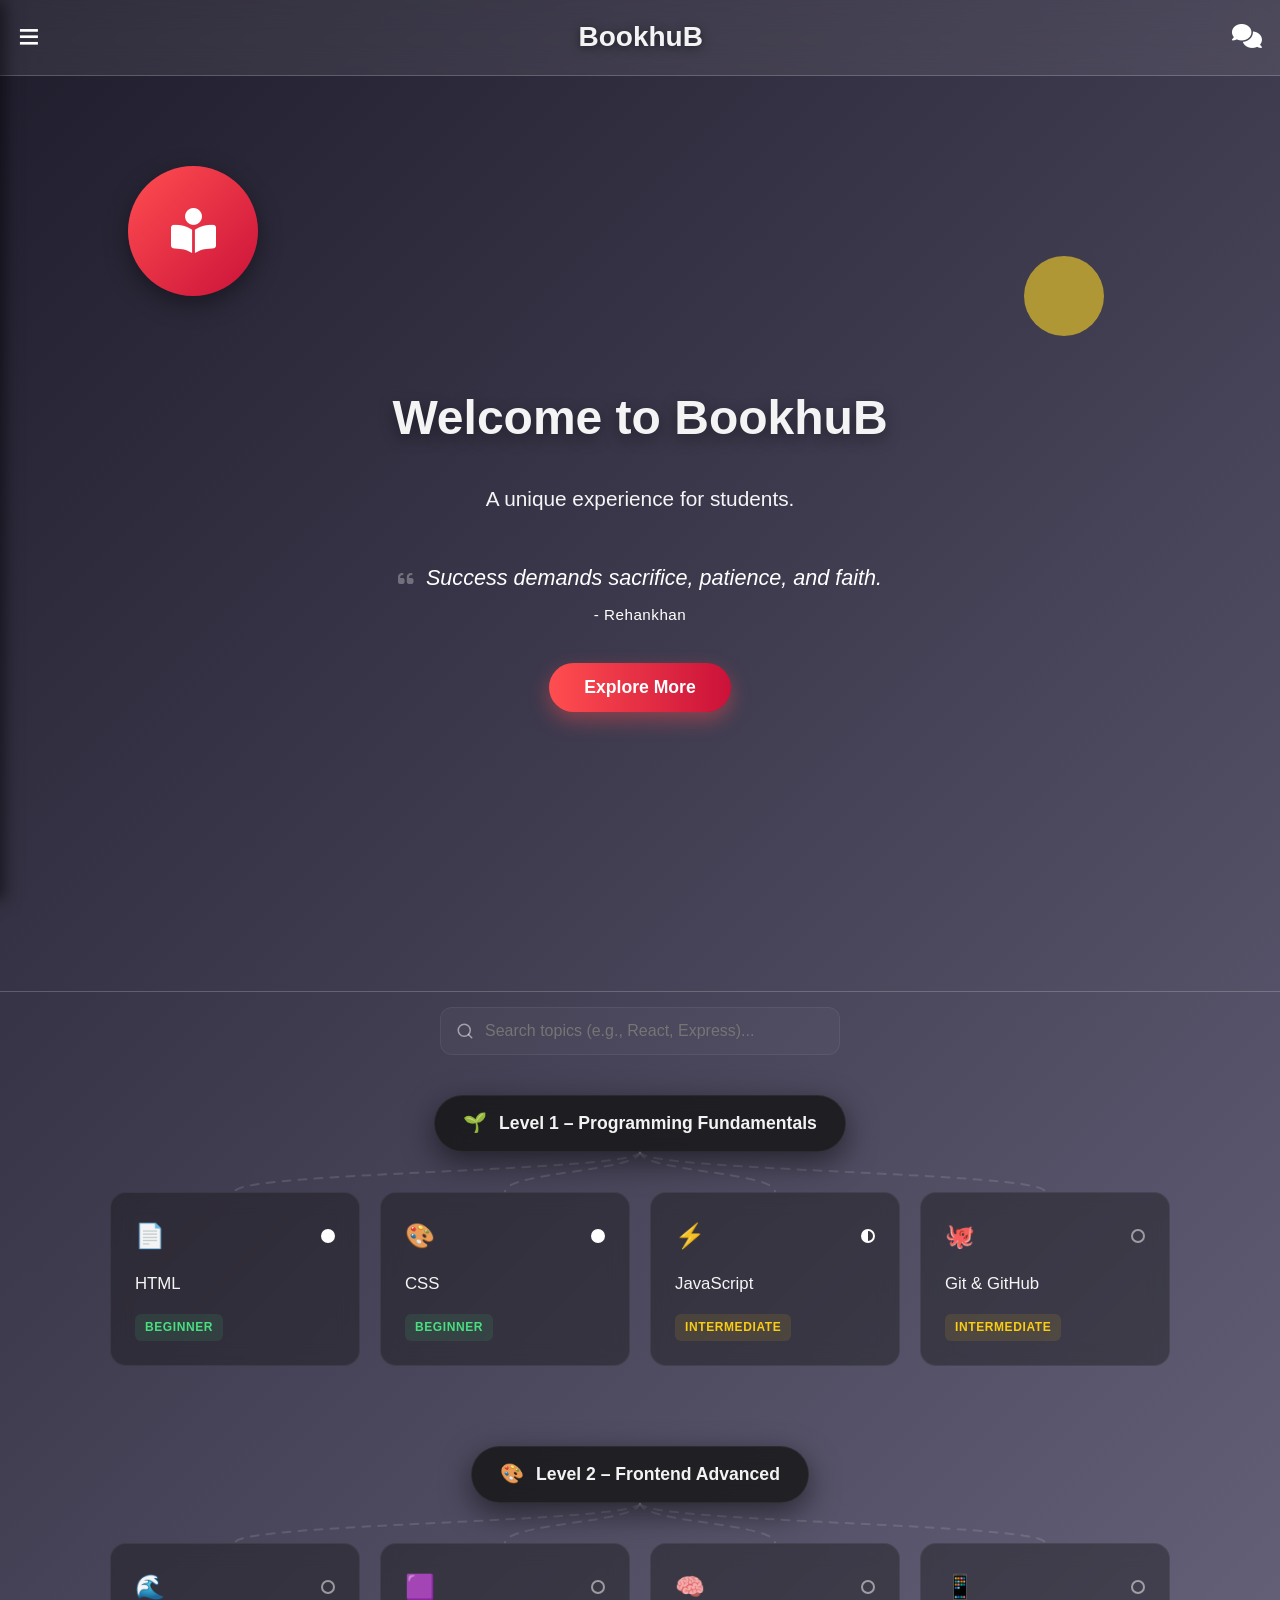
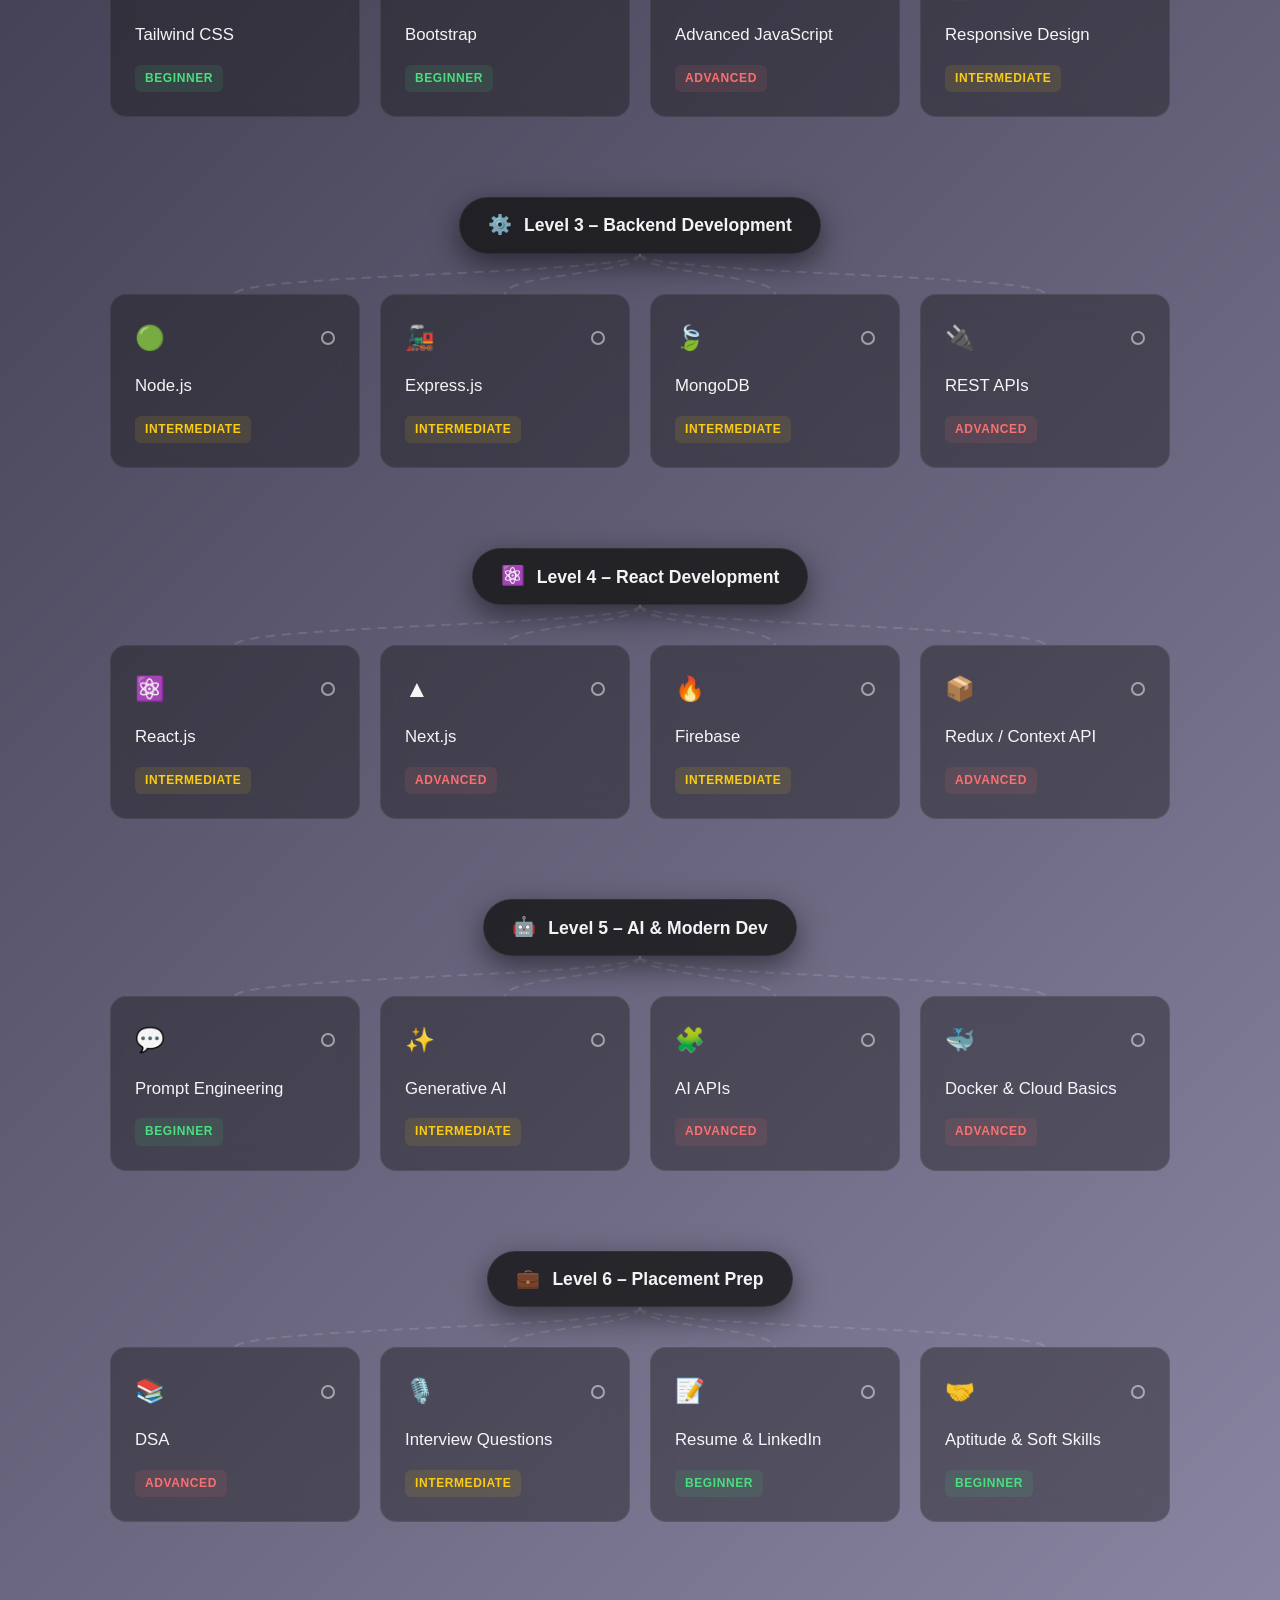
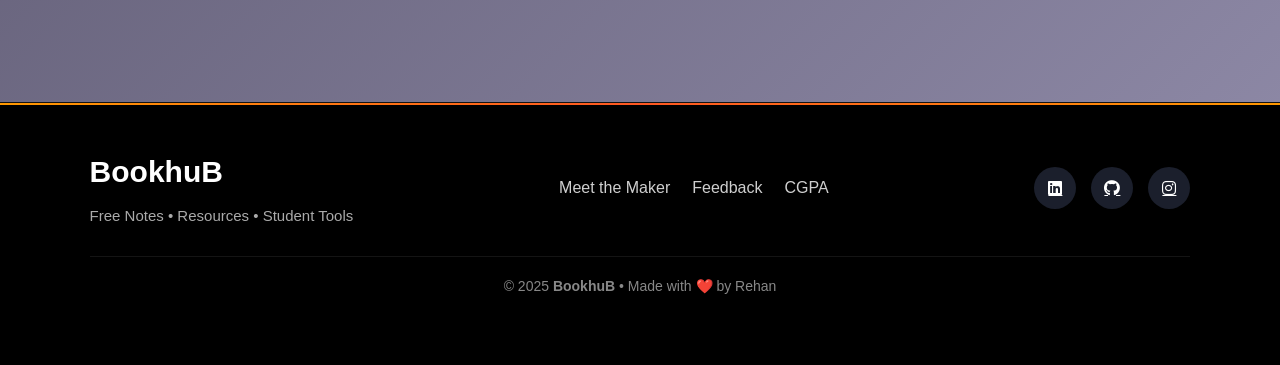
<file: index.html>
<!DOCTYPE html>
<html lang="en">
<head>
    <meta charset="UTF-8">

    <meta name="viewport" content="width=device-width, initial-scale=1.0">

    <title>BookhuB</title>

    <!-- PWA -->
    <link rel="manifest" href="manifest.json">
    <meta name="theme-color" content="#a29bfe">

    <!-- Favicon -->
    <link rel="icon" href="favicon_BB.jpeg" type="image/jpeg">

    <!-- CSS -->
    <link rel="stylesheet" href="https://cdnjs.cloudflare.com/ajax/libs/font-awesome/6.5.0/css/all.min.css">
    <link rel="stylesheet" href="style.css">
</head>
<script>
if ('serviceWorker' in navigator) {
  window.addEventListener('load', () => {
    navigator.serviceWorker
      .register('./sw.js')
      .catch(err => console.error('SW registration failed:', err));
  });
}
</script>

<body>

<header>
  <button id="menuBtn" aria-label="Open Menu">≡</button>
  <h2 class="note">BookhuB</h2>
  <div>
    
    <a href="feedback.html" class="hlink" data-tooltip="Feedback">
      <i class="fa-solid fa-comments"></i>
    </a>
  </div>
</header>

<div class="sidebar" id="sidebar">
  <button id="closeMenuBtn" class="close-menu" aria-label="Close Menu">
    <i class="fa-solid fa-xmark"></i>
  </button>

  

  <a href="cgpa.html">Calculation </a>
  <a href="know..html">Know More</a>
  <a href="feedback.html">Feedback</a>
</div>

<section class="header1">
  <div class="hero">
    <div class="ball red" id="redBall" data-msg="Unlock your academic potential with premium study materials.">
      <i class="fa-solid fa-book-open-reader animated-icon"></i>
      <div class="msg"></div>
    </div>
  </div>

  <div class="overlay" id="overlay"></div>
  <div class="close-hint">Click outside or press Esc to close</div>

  <div class="shape shape2"></div>

  <h2 class="w">Welcome to BookhuB</h2><br>
  <p class="hero-main-text">A unique experience for students.</p>
 <section class="quote-section">
                <div class="container">
                    <blockquote class="educational-quote">
                        <i class="fas fa-quote-left quote-inline-icon"></i> Success demands sacrifice, patience, and faith.
                        <cite>- Rehankhan</cite>
                    </blockquote>
                </div>
            </section>
  <div class="header-btns">
    <button class="cta-btn" onclick="document.getElementById('down').scrollIntoView({behavior:'smooth'})">
      Explore More
    </button>
    
  </div>
</section>

<hr>








<div id="down"></div>
<div class="search-container">
                <svg class="search-icon" viewBox="0 0 24 24" fill="none" stroke="currentColor" stroke-width="2" stroke-linecap="round" stroke-linejoin="round"><circle cx="11" cy="11" r="8"></circle><line x1="21" y1="21" x2="16.65" y2="16.65"></line></svg>
                <input type="text" id="roadmap-search" placeholder="Search topics (e.g., React, Express)...">
            </div>
    <main class="roadmap-container" id="roadmap-container">
        <!-- SVG Canvas for Dynamic Lines -->
        <svg id="connection-lines"></svg>

        <!-- Level 1 -->
        <section class="level" id="level-1">
            <div class="level-header">
                <div class="level-node">
                    <span class="level-icon">🌱</span>
                    <h2>Level 1 – Programming Fundamentals</h2>
                    <span class="chevron">▼</span>
                </div>
            </div>
            <div class="level-topics">
                <a href="./Notes/Programming Fundamentals/HTML(HW).pdf"
   download="HTML Notes.pdf"
   class="topic-card">
                    <div class="card-header">
                        <span class="topic-icon">📄</span>
                        <div class="status-indicator done"></div>
                    </div>
                    <h3 class="topic-title">HTML</h3>
                    <span class="badge beginner">Beginner</span>
                </a>
                 <a href="./Notes/Programming Fundamentals/CSS.pdf"download="HTML Notes.pdf"class="topic-card">
                    <div class="card-header">
                        <span class="topic-icon">🎨</span>
                        <div class="status-indicator done"></div>
                    </div>
                    <h3 class="topic-title">CSS</h3>
                    <span class="badge beginner">Beginner</span>
                </a>
                 <a href="./Notes/Programming Fundamentals/JavaScriptTutorial.pdf"download="HTML Notes.pdf"class="topic-card">
                    <div class="card-header">
                        <span class="topic-icon">⚡</span>
                        <div class="status-indicator progress"></div>
                    </div>
                    <h3 class="topic-title">JavaScript</h3>
                    <span class="badge intermediate">Intermediate</span>
                </a>
                 <a href="./Notes/Programming Fundamentals/Git and GitHub.pdf"download="HTML Notes.pdf"class="topic-card">
                    <div class="card-header">
                        <span class="topic-icon">🐙</span>
                        <div class="status-indicator todo"></div>
                    </div>
                    <h3 class="topic-title">Git & GitHub</h3>
                    <span class="badge intermediate">Intermediate</span>
                </a>
            </div>
        </section>

        <!-- Level 2 -->
        <section class="level" id="level-2">
            <div class="level-header">
                <div class="level-node">
                    <span class="level-icon">🎨</span>
                    <h2>Level 2 – Frontend Advanced</h2>
                    <span class="chevron">▼</span>
                </div>
            </div>
            <div class="level-topics">
                <a href="./Notes/Frontend Advanced/Frontend Advanced/tailwind-css.pdf"download="HTML Notes.pdf"class="topic-card">
                    <div class="card-header">
                        <span class="topic-icon">🌊</span>
                        <div class="status-indicator todo"></div>
                    </div>
                    <h3 class="topic-title">Tailwind CSS</h3>
                    <span class="badge beginner">Beginner</span>
                </a>
                <a href="./Notes/Frontend Advanced/Frontend Advanced/BootStrap-5.pdf"download="HTML Notes.pdf"class="topic-card">
                    <div class="card-header">
                        <span class="topic-icon">🟪</span>
                        <div class="status-indicator todo"></div>
                    </div>
                    <h3 class="topic-title">Bootstrap</h3>
                    <span class="badge beginner">Beginner</span>
                </a>
               <a href="./Notes/Frontend Advanced/Frontend Advanced/Advance Javascript.pdf"download="HTML Notes.pdf"class="topic-card">
                    <div class="card-header">
                        <span class="topic-icon">🧠</span>
                        <div class="status-indicator todo"></div>
                    </div>
                    <h3 class="topic-title">Advanced JavaScript</h3>
                    <span class="badge advanced">Advanced</span>
                </a>
                <a href="./Notes/Frontend Advanced/Frontend Advanced/Responsive.pdf"download="HTML Notes.pdf"class="topic-card">
                    <div class="card-header">
                        <span class="topic-icon">📱</span>
                        <div class="status-indicator todo"></div>
                    </div>
                    <h3 class="topic-title">Responsive Design</h3>
                    <span class="badge intermediate">Intermediate</span>
                </a>
            </div>
        </section>

        <!-- Level 3 -->
        <section class="level" id="level-3">
            <div class="level-header">
                <div class="level-node">
                    <span class="level-icon">⚙️</span>
                    <h2>Level 3 – Backend Development</h2>
                    <span class="chevron">▼</span>
                </div>
            </div>
            <div class="level-topics">
         <a href="./Notes/Backend Development/Backend Development/node js.pdf"download="HTML Notes.pdf"class="topic-card">
                    <div class="card-header">
                        <span class="topic-icon">🟢</span>
                        <div class="status-indicator todo"></div>
                    </div>
                    <h3 class="topic-title">Node.js</h3>
                    <span class="badge intermediate">Intermediate</span>
                </a>
                <a href="./Notes/Backend Development/Backend Development/express.pdf"download="HTML Notes.pdf"class="topic-card">
                    <div class="card-header">
                        <span class="topic-icon">🚂</span>
                        <div class="status-indicator todo"></div>
                    </div>
                    <h3 class="topic-title">Express.js</h3>
                    <span class="badge intermediate">Intermediate</span>
                </a>
                <a href="./Notes/Backend Development/Backend Development/MongoDB.pdf"download="HTML Notes.pdf"class="topic-card">
                    <div class="card-header">
                        <span class="topic-icon">🍃</span>
                        <div class="status-indicator todo"></div>
                    </div>
                    <h3 class="topic-title">MongoDB</h3>
                    <span class="badge intermediate">Intermediate</span>
                </a>
              <a href="./Notes/Backend Development/Backend Development/REST Basics.pdf"download="HTML Notes.pdf"class="topic-card">
                    <div class="card-header">
                        <span class="topic-icon">🔌</span>
                        <div class="status-indicator todo"></div>
                    </div>
                    <h3 class="topic-title">REST APIs</h3>
                    <span class="badge advanced">Advanced</span>
                </a>
            </div>
        </section>

        <!-- Level 4 -->
        <section class="level" id="level-4">
            <div class="level-header">
                <div class="level-node">
                    <span class="level-icon">⚛️</span>
                    <h2>Level 4 – React Development</h2>
                    <span class="chevron">▼</span>
                </div>
            </div>
            <div class="level-topics">
                 <a href="./Notes/React Development/React Development/ReactJS.pdf"download="HTML Notes.pdf"class="topic-card">
                    <div class="card-header">
                        <span class="topic-icon">⚛️</span>
                        <div class="status-indicator todo"></div>
                    </div>
                    <h3 class="topic-title">React.js</h3>
                    <span class="badge intermediate">Intermediate</span>
                </a>
                <a href="./Notes/React Development/React Development/nextjs.pdf"download="HTML Notes.pdf"class="topic-card">
                    <div class="card-header">
                        <span class="topic-icon">▲</span>
                        <div class="status-indicator todo"></div>
                    </div>
                    <h3 class="topic-title">Next.js</h3>
                    <span class="badge advanced">Advanced</span>
                </a>
                <a href="./Notes/React Development/React Development/Firebase.pdf"download="HTML Notes.pdf"class="topic-card">
                    <div class="card-header">
                        <span class="topic-icon">🔥</span>
                        <div class="status-indicator todo"></div>
                    </div>
                    <h3 class="topic-title">Firebase</h3>
                    <span class="badge intermediate">Intermediate</span>
                </a>
                <a href="./Notes/React Development/React Development/Redux_Context AP.pdf"download="HTML Notes.pdf"class="topic-card">
                    <div class="card-header">
                        <span class="topic-icon">📦</span>
                        <div class="status-indicator todo"></div>
                    </div>
                    <h3 class="topic-title">Redux / Context API</h3>
                    <span class="badge advanced">Advanced</span>
                </a>
            </div>
        </section>

        <!-- Level 5 -->
        <section class="level" id="level-5">
            <div class="level-header">
                <div class="level-node">
                    <span class="level-icon">🤖</span>
                    <h2>Level 5 – AI & Modern Dev</h2>
                    <span class="chevron">▼</span>
                </div>
            </div>
            <div class="level-topics">
                <a href="./Notes/AI & Modern Development/AI & Modern Development/PROMTING.pdf"download="HTML Notes.pdf"class="topic-card">
                    <div class="card-header">
                        <span class="topic-icon">💬</span>
                        <div class="status-indicator todo"></div>
                    </div>
                    <h3 class="topic-title">Prompt Engineering</h3>
                    <span class="badge beginner">Beginner</span>
                </a>
                <a href="./Notes/AI & Modern Development/AI & Modern Development/generative-ai.pdf"download="HTML Notes.pdf"class="topic-card">
                    <div class="card-header">
                        <span class="topic-icon">✨</span>
                        <div class="status-indicator todo"></div>
                    </div>
                    <h3 class="topic-title">Generative AI</h3>
                    <span class="badge intermediate">Intermediate</span>
                </a>
<a href="./Notes/AI & Modern Development/AI & Modern Development/ai-ready-apis.pdf"download="HTML Notes.pdf"class="topic-card">                    <div class="card-header">
                        <span class="topic-icon">🧩</span>
                        <div class="status-indicator todo"></div>
                    </div>
                    <h3 class="topic-title">AI APIs</h3>
                    <span class="badge advanced">Advanced</span>
                </a>
                <a href="./Notes/AI & Modern Development/AI & Modern Development/docker-tutorial.pdf"download="HTML Notes.pdf"class="topic-card">
                    <div class="card-header">
                        <span class="topic-icon">🐳</span>
                        <div class="status-indicator todo"></div>
                    </div>
                    <h3 class="topic-title">Docker & Cloud Basics</h3>
                    <span class="badge advanced">Advanced</span>
                </a>
            </div>
        </section>

        <!-- Level 6 -->
        <section class="level" id="level-6">
            <div class="level-header">
                <div class="level-node">
                    <span class="level-icon">💼</span>
                    <h2>Level 6 – Placement Prep</h2>
                    <span class="chevron">▼</span>
                </div>
            </div>
            <div class="level-topics">
                <a href="./Notes/Placement Preparation/Placement Preparation/50+ DSA.pdf"download="HTML Notes.pdf"class="topic-card">
                    <div class="card-header">
                        <span class="topic-icon">📚</span>
                        <div class="status-indicator todo"></div>
                    </div>
                    <h3 class="topic-title">DSA</h3>
                    <span class="badge advanced">Advanced</span>
                </a>
                <a href="./Notes/Placement Preparation/Placement Preparation/Interview-Questions-and-Answers.pdf"download="HTML Notes.pdf"class="topic-card">
                    <div class="card-header">
                        <span class="topic-icon">🎙️</span>
                        <div class="status-indicator todo"></div>
                    </div>
                    <h3 class="topic-title">Interview Questions</h3>
                    <span class="badge intermediate">Intermediate</span>
                </a>
                <a href="./Notes/Placement Preparation/Placement Preparation/resume-sample.pdf"download="HTML Notes.pdf"class="topic-card">
                    
                    <div class="card-header">
                        <span class="topic-icon">📝</span>
                        <div class="status-indicator todo"></div>
                    </div>
                    <h3 class="topic-title">Resume & LinkedIn</h3>
                    <span class="badge beginner">Beginner</span>
                </a>
              <a href="./Notes/Placement Preparation/Placement Preparation/softskills.pdf"download="HTML Notes.pdf"class="topic-card">
                    <div class="card-header">
                        <span class="topic-icon">🤝</span>
                        <div class="status-indicator todo"></div>
                    </div>
                    <h3 class="topic-title">Aptitude & Soft Skills</h3>
                    <span class="badge beginner">Beginner</span>
                </a>
            </div>
        </section>

    </main>












<footer class="footer">

    <div class="footer-container">

        <div class="footer-logo">
            <h2>BookhuB</h2>
            <p>Free Notes • Resources • Student Tools</p>
        </div>

        <div class="footer-links">
            <a href="./Meet-the-Maker.html">Meet the Maker</a>
            <a href="./feedback.html">Feedback</a>
        
            <a href="./cgpa.html">CGPA</a>
        </div>

        <div class="footer-social">
            <a href="https://www.linkedin.com/in/rehankhan-pathan-153113339?utm_source=share&utm_campaign=share_via&utm_content=profile&utm_medium=android_app"><i class="fab fa-linkedin"></i></a>
            <a href="https://github.com/Rehan947"><i class="fab fa-github"></i></a>
            <a href="https://www.instagram.com/iampathan.0?igsh=aXM2MGczbmh2MGJy"><i class="fab fa-instagram"></i></a>
            
            
        </div>

    </div>

    <div class="footer-bottom">
        © 2025 <b>BookhuB</b> • Made with ❤️ by Rehan
    </div>

</footer>

<button id="topBtn">
    <i class="fa-solid fa-arrow-up"></i>
</button>




<div class="run-bar">
  <p>Thank you for visiting. We appreciate your support.</p>
</div>

<script src="script.js"></script>
<script>
  document.addEventListener('DOMContentLoaded', () => {
    
    const svgCanvas = document.getElementById('connection-lines');
    const container = document.getElementById('roadmap-container');
    const levels = document.querySelectorAll('.level');
    const searchInput = document.getElementById('roadmap-search');

    // ==========================================
    // 1. Dynamic SVG Line Drawing
    // ==========================================
    function drawLines() {
        svgCanvas.innerHTML = ''; // Clear existing paths
        
        const containerRect = container.getBoundingClientRect();
        const isMobile = window.innerWidth <= 768;

        levels.forEach(level => {
            // Skip drawing inside collapsed items on mobile to save performance
            if (isMobile && level.classList.contains('collapsed')) return;

            const headerNode = level.querySelector('.level-node');
            const topics = level.querySelectorAll('.topic-card');
            const hRect = headerNode.getBoundingClientRect();

            // Calculate starting point (bottom center of level node on Desktop, bottom left on Mobile)
            const startX = isMobile 
                ? (hRect.left + 24) - containerRect.left 
                : (hRect.left + hRect.width / 2) - containerRect.left;
            
            const startY = hRect.bottom - containerRect.top;

            topics.forEach(topic => {
                const tRect = topic.getBoundingClientRect();
                
                // Calculate ending point (left center on Mobile, top center on Desktop)
                const endX = isMobile
                    ? tRect.left - containerRect.left
                    : (tRect.left + tRect.width / 2) - containerRect.left;
                
                const endY = isMobile
                    ? (tRect.top + tRect.height / 2) - containerRect.top
                    : tRect.top - containerRect.top;

                // Create curved Bezier Path
                const path = document.createElementNS('http://www.w3.org/2000/svg', 'path');
                let dPath = '';

                if (isMobile) {
                    // Mobile: 'L' shape curve from left indent
                    dPath = `M ${startX} ${startY} L ${startX} ${endY - 12} Q ${startX} ${endY} ${startX + 12} ${endY} L ${endX} ${endY}`;
                } else {
                    // Desktop: Smooth 'S' curve top-to-bottom
                    const cpY = startY + (endY - startY) * 0.5;
                    dPath = `M ${startX} ${startY} C ${startX} ${cpY}, ${endX} ${cpY}, ${endX} ${endY}`;
                }

                path.setAttribute('d', dPath);
                path.setAttribute('class', 'connector-line');
                svgCanvas.appendChild(path);
            });
        });
    }

    // High performance resize handling
    let resizeTimeout;
    window.addEventListener('resize', () => {
        cancelAnimationFrame(resizeTimeout);
        resizeTimeout = requestAnimationFrame(drawLines);
    });

    // ==========================================
    // 2. Mobile Accordion Logic
    // ==========================================
    levels.forEach(level => {
        // Default collapse on Mobile, Open on Desktop
        if (window.innerWidth <= 768) {
            level.classList.add('collapsed');
        }

        const header = level.querySelector('.level-node');
        header.addEventListener('click', () => {
            if (window.innerWidth <= 768) {
                level.classList.toggle('collapsed');
                
                // Animate lines smoothly during CSS transition
                let start = performance.now();
                requestAnimationFrame(function animatePath(time) {
                    drawLines();
                    if (time - start < 500) { // 500ms matches CSS transition
                        requestAnimationFrame(animatePath);
                    }
                });
            }
        });
    });

    // ==========================================
    // 3. Search & Filtering
    // ==========================================
    searchInput.addEventListener('input', (e) => {
        const query = e.target.value.toLowerCase().trim();
        
        document.querySelectorAll('.topic-card').forEach(card => {
            const title = card.querySelector('.topic-title').innerText.toLowerCase();
            if (title.includes(query) || query === '') {
                card.classList.remove('dimmed');
                if (query !== '') card.classList.add('highlight');
            } else {
                card.classList.add('dimmed');
                card.classList.remove('highlight');
            }
        });

        // Remove highlight border shortly after typing stops for a clean pulse effect
        clearTimeout(window.searchHighlightTimeout);
        window.searchHighlightTimeout = setTimeout(() => {
            document.querySelectorAll('.topic-card').forEach(c => c.classList.remove('highlight'));
        }, 800);
    });

    // ==========================================
    // 4. Premium Ripple Interaction
    // ==========================================
    document.querySelectorAll('.topic-card').forEach(card => {
        card.addEventListener('mousedown', function(e) {
            const rect = this.getBoundingClientRect();
            const x = e.clientX - rect.left;
            const y = e.clientY - rect.top;

            const ripple = document.createElement('span');
            ripple.classList.add('ripple');
            ripple.style.left = `${x}px`;
            ripple.style.top = `${y}px`;

            // Make ripple cover the whole card dynamically
            const diameter = Math.max(rect.width, rect.height);
            ripple.style.width = ripple.style.height = `${diameter}px`;
            ripple.style.marginLeft = ripple.style.marginTop = `${-diameter / 2}px`;

            this.appendChild(ripple);

            setTimeout(() => {
                ripple.remove();
            }, 600);
        });

        // Prevent default jump for placeholder links but maintain interaction
        card.addEventListener('click', (e) => {
            e.preventDefault();
            // In a real app, this would push state or use window.location
            console.log(`Navigating to: ${card.getAttribute('href')}`);
        });
    });

    // Initial render
    // Small delay to ensure CSS styles (fonts, grids) are fully applied before calculating SVG coordinates
    setTimeout(drawLines, 100); 
});

// ==========================================
// 4. Premium Ripple Interaction + PDF Download
// ==========================================
document.querySelectorAll('.topic-card').forEach(card => {

    // Ripple Effect
    card.addEventListener('mousedown', function (e) {
        const rect = this.getBoundingClientRect();
        const x = e.clientX - rect.left;
        const y = e.clientY - rect.top;

        const ripple = document.createElement('span');
        ripple.classList.add('ripple');

        ripple.style.left = `${x}px`;
        ripple.style.top = `${y}px`;

        const diameter = Math.max(rect.width, rect.height);
        ripple.style.width = `${diameter}px`;
        ripple.style.height = `${diameter}px`;
        ripple.style.marginLeft = `${-diameter / 2}px`;
        ripple.style.marginTop = `${-diameter / 2}px`;

        this.appendChild(ripple);

        setTimeout(() => ripple.remove(), 600);
    });

    // PDF Download / Normal Navigation
    card.addEventListener('click', function (e) {

        const href = this.getAttribute('href');

        // Agar PDF hai to download
        if (href && href.toLowerCase().endsWith('.pdf')) {

            e.preventDefault();

            const link = document.createElement('a');
            link.href = href;
            link.download = '';
            document.body.appendChild(link);
            link.click();
            document.body.removeChild(link);

        }

        // HTML ya dusra page hai to browser normal open karega
    });

});
</script>

<script>
    const topBtn = document.getElementById("topBtn");

window.addEventListener("scroll", () => {
    if(window.scrollY > 300){
        topBtn.classList.add("show");
    }else{
        topBtn.classList.remove("show");
    }
});

topBtn.onclick = () =>{
    window.scrollTo({
        top:0,
        behavior:"smooth"
    });
};
</script>
     
    <script>
if ("serviceWorker" in navigator) {
  window.addEventListener("load", () => {
    navigator.serviceWorker.register("./SW.js")
      .then(reg => console.log("Service Worker Registered"))
      .catch(err => console.log(err));
  });
}
</script>


</body>
</html>
</file>
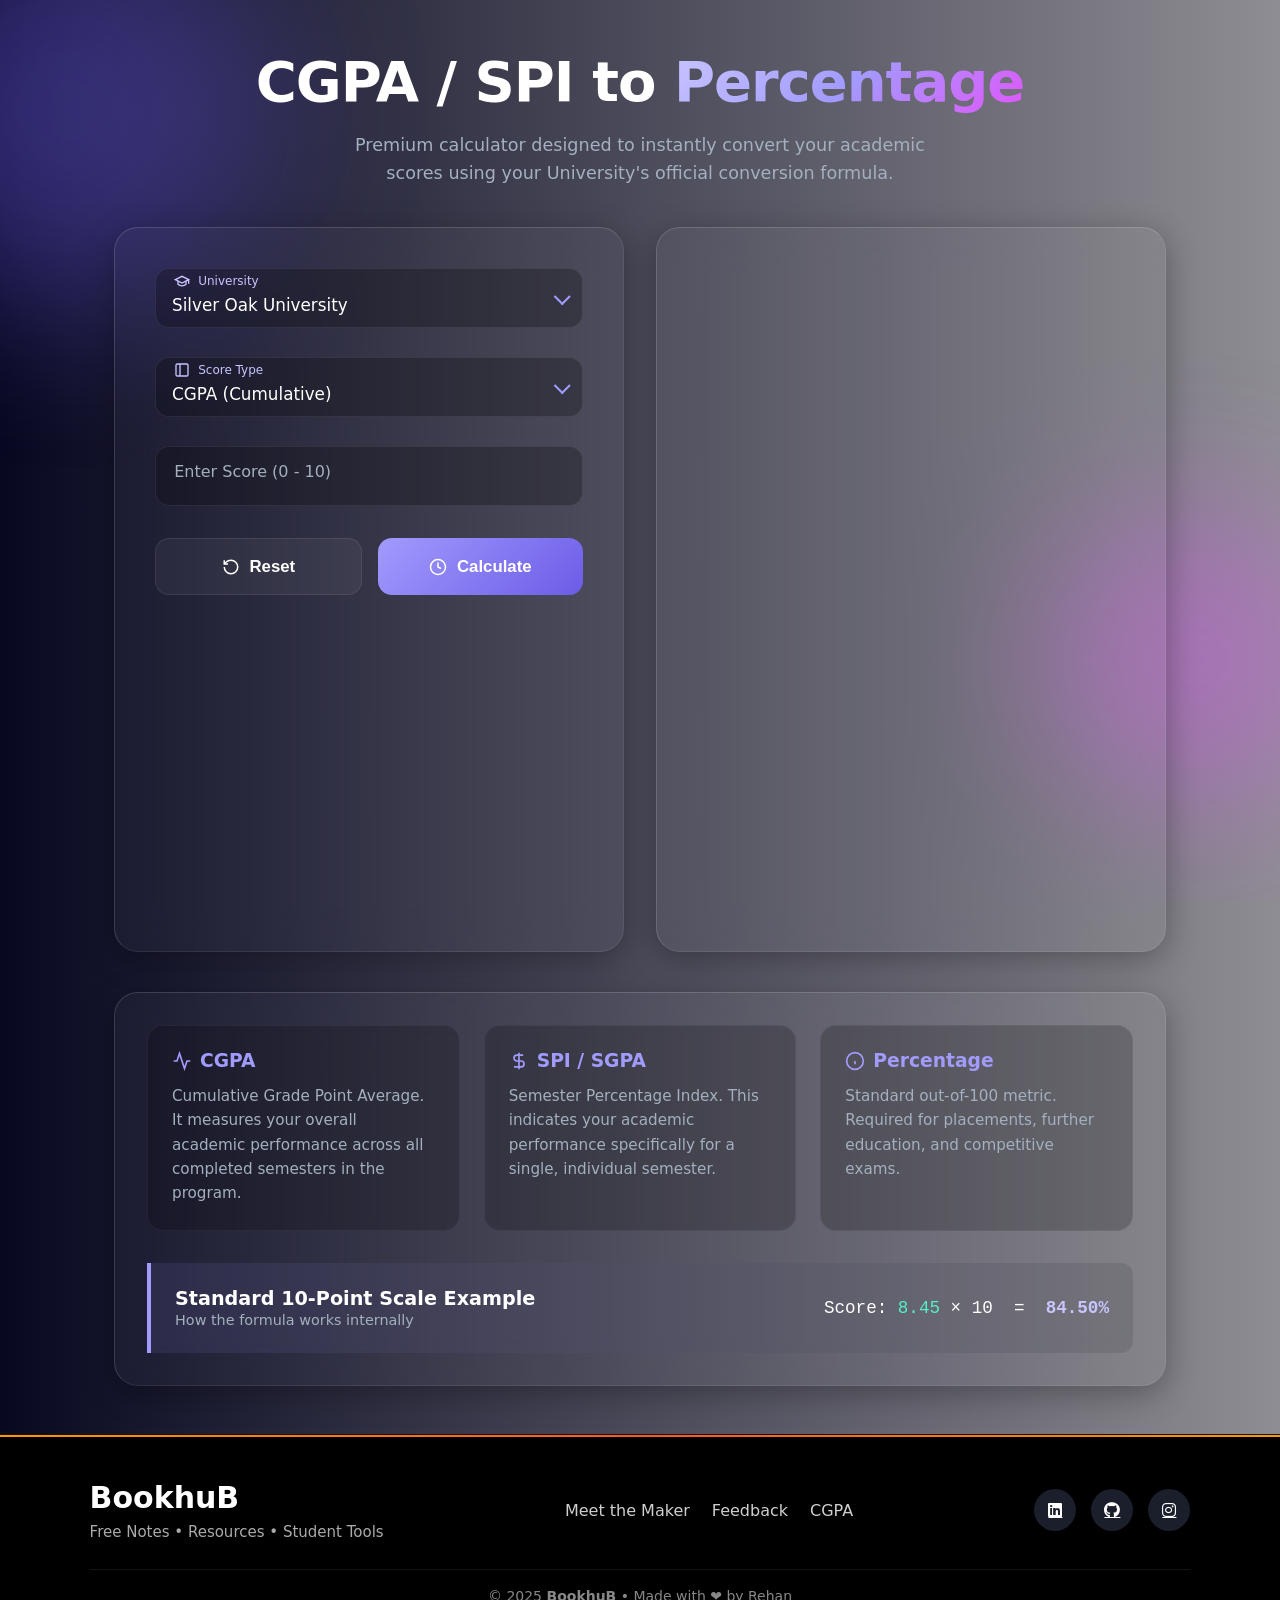
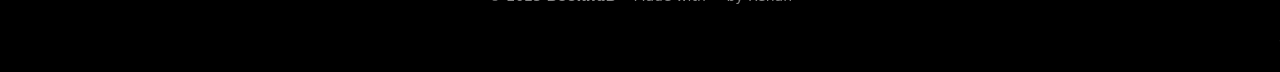
<file: cgpa.html>
<!DOCTYPE html>
<html lang="en">
<head>
    <meta charset="UTF-8">
    <meta name="viewport" content="width=device-width, initial-scale=1.0">
    <title>CGPA / SPI to Percentage Calculator | BookhuB</title>
    <meta name="description" content="Calculate your academic percentage instantly with our premium calculator. Supports Silver Oak, Gujarat University, GLS, L.J. University, and GSEB.">
    <meta name="theme-color" content="#1f1c2c">
    
    <meta property="og:title" content="Premium CGPA / SPI to Percentage Calculator | BookhuB">
    <meta property="og:description" content="Calculate your academic percentage instantly. Beautiful, fast, and accurate conversion for major universities.">
    <meta property="og:type" content="website">

        <link rel="stylesheet" href="https://cdnjs.cloudflare.com/ajax/libs/font-awesome/6.5.0/css/all.min.css">
            <link rel="icon" href="favicon_BB.jpeg" type="image/jpeg">

    
    <style>
        /* CSS Variables */
        :root {
            --primary: #a29bfe;
            --primary-light: #c8c5ff;
            --primary-dark: #6c5ce7;
            --bg-base: #1f1c2c;
            --bg-accent: #2d2844;
            --text-main: #ffffff;
            --text-muted: #a4b0be;
            --success: #00b894;
            --error: #ff7675;
            
            /* Glassmorphism Variables */
            --glass-bg: rgba(255, 255, 255, 0.03);
            --glass-border: rgba(255, 255, 255, 0.08);
            --glass-border-highlight: rgba(162, 155, 254, 0.4);
            --glass-shadow: 0 8px 32px 0 rgba(0, 0, 0, 0.3);
            
            --transition: all 0.4s cubic-bezier(0.165, 0.84, 0.44, 1);
            --font-main: 'Inter', system-ui, -apple-system, sans-serif;
        }

        /* Reset & Base */
        *, *::before, *::after {
            box-sizing: border-box;
            margin: 0;
            padding: 0;
        }

        body {
            font-family: var(--font-main);
    background: linear-gradient(90deg, #080821, #8e8d93);
            color: var(--text-main);
            min-height: 100vh;
            display: flex;
            flex-direction: column;
            align-items: center;
            overflow-x: hidden;
            position: relative;
        }

        /* Animated Background Orbs */
        .ambient-bg {
            position: fixed;
            top: 0;
            left: 0;
            width: 100vw;
            height: 100vh;
            overflow: hidden;
            z-index: -1;
            pointer-events: none;
        }

        .orb {
            position: absolute;
            border-radius: 50%;
            filter: blur(80px);
            opacity: 0.4;
            animation: float 20s infinite alternate cubic-bezier(0.4, 0, 0.2, 1);
        }

        .orb-1 {
            background: var(--primary-dark);
            width: 400px;
            height: 400px;
            top: -10%;
            left: -10%;
        }

        .orb-2 {
            background: #e056fd;
            width: 300px;
            height: 300px;
            bottom: 10%;
            right: -5%;
            animation-delay: -5s;
            animation-duration: 25s;
        }

        @keyframes float {
            0% { transform: translate(0, 0) scale(1); }
            50% { transform: translate(10%, 15%) scale(1.1); }
            100% { transform: translate(-5%, 20%) scale(0.9); }
        }

        /* Layout Container */
        .container {
            width: 100%;
            max-width: 1100px;
            padding: 3rem 1.5rem;
            display: flex;
            flex-direction: column;
            gap: 2.5rem;
            z-index: 1;
        }

        /* Header Styles */
        header {
            text-align: center;
            animation: slideDown 0.8s ease-out forwards;
            opacity: 0;
            transform: translateY(-30px);
        }

        h1 {
            font-size: clamp(2rem, 5vw, 3.5rem);
            font-weight: 800;
            letter-spacing: -1px;
            line-height: 1.2;
            margin-bottom: 1rem;
        }

        .text-gradient {
            background: linear-gradient(135deg, var(--primary-light) 0%, var(--primary) 50%, #e056fd 100%);
            -webkit-background-clip: text;
            -webkit-text-fill-color: transparent;
            background-clip: text;
        }

        .subtitle {
            color: var(--text-muted);
            font-size: 1.1rem;
            max-width: 600px;
            margin: 0 auto;
            line-height: 1.6;
        }

        /* Glassmorphism Cards */
        .glass-card {
            background: var(--glass-bg);
            backdrop-filter: blur(20px);
            -webkit-backdrop-filter: blur(20px);
            border: 1px solid var(--glass-border);
            border-top: 1px solid rgba(255, 255, 255, 0.15);
            border-left: 1px solid rgba(255, 255, 255, 0.15);
            border-radius: 24px;
            padding: 2.5rem;
            box-shadow: var(--glass-shadow);
            transition: var(--transition);
            position: relative;
            overflow: hidden;
            transform-style: preserve-3d;
            perspective: 1000px;
        }

        .glass-card::before {
            content: '';
            position: absolute;
            top: 0; left: -100%; width: 50%; height: 100%;
            background: linear-gradient(to right, transparent, rgba(255,255,255,0.05), transparent);
            transform: skewX(-20deg);
            transition: 0.5s;
            pointer-events: none;
        }

        .glass-card:hover::before {
            left: 150%;
        }

        .glass-card:hover {
            border-color: var(--glass-border-highlight);
            box-shadow: 0 15px 45px rgba(0, 0, 0, 0.4), 0 0 20px rgba(162, 155, 254, 0.1);
        }

        /* Dashboard Grid Layout */
        .dashboard-grid {
            display: grid;
            grid-template-columns: 1fr 1fr;
            gap: 2rem;
        }

        @media (max-width: 850px) {
            .dashboard-grid { grid-template-columns: 1fr; }
        }

        /* Upgraded Inputs & Floating Labels */
        .form-group {
            position: relative;
            margin-bottom: 1.8rem;
        }

        .form-group:last-child { margin-bottom: 0; }

        .form-label {
            position: absolute;
            left: 1rem;
            top: 1rem;
            color: var(--text-muted);
            font-size: 1rem;
            pointer-events: none;
            transition: var(--transition);
            display: flex;
            align-items: center;
            gap: 0.5rem;
            background: transparent;
            padding: 0 0.2rem;
        }

        .form-control {
            width: 100%;
            padding: 1.2rem 1rem 0.6rem 1rem;
            background: rgba(0, 0, 0, 0.25);
            border: 1px solid var(--glass-border);
            border-radius: 14px;
            color: var(--text-main);
            font-size: 1.05rem;
            outline: none;
            transition: var(--transition);
            height: 60px;
            font-family: inherit;
        }

        /* Select specific styling */
        select.form-control {
            appearance: none;
            cursor: pointer;
            padding-top: 1.4rem;
        }

        .select-wrapper {
            position: relative;
        }

        .select-wrapper::after {
            content: '';
            position: absolute;
            right: 1.2rem;
            top: 50%;
            transform: translateY(-50%);
            width: 12px;
            height: 12px;
            border-right: 2px solid var(--primary);
            border-bottom: 2px solid var(--primary);
            pointer-events: none;
            transition: var(--transition);
            transform-origin: center;
            rotate: 45deg;
            margin-top: -3px;
        }

        .select-wrapper:focus-within::after {
            rotate: -135deg;
            margin-top: 3px;
        }

        select.form-control option {
            background-color: var(--bg-accent);
            color: var(--text-main);
            padding: 10px;
        }

        /* Floating Label Logic */
        .form-control:focus ~ .form-label,
        .form-control:not(:placeholder-shown) ~ .form-label,
        select.form-control ~ .form-label {
            top: 0.3rem;
            font-size: 0.75rem;
            color: var(--primary-light);
        }

        .form-control:focus {
            border-color: var(--primary);
            background: rgba(0, 0, 0, 0.4);
            box-shadow: 0 0 0 4px rgba(162, 155, 254, 0.15);
        }

        /* Buttons */
        .btn-group {
            display: flex;
            gap: 1rem;
            margin-top: 2rem;
        }

        .btn {
            flex: 1;
            padding: 1.1rem;
            border: none;
            border-radius: 14px;
            font-size: 1.05rem;
            font-weight: 700;
            cursor: pointer;
            position: relative;
            overflow: hidden;
            transition: var(--transition)w;
            display: flex;
            justify-content: center;
            align-items: center;
            gap: 0.6rem;
            z-index: 1;
        }

        .btn-primary {
            background: linear-gradient(135deg, var(--primary), var(--primary-dark));
            color: #fff;
         }

        .btn-primary::before {
            content: '';
            position: absolute;
            top: 0; left: 0; width: 100%; height: 100%;
            background: linear-gradient(135deg, var(--primary-dark), var(--primary));
            z-index: -1;
            transition: opacity 0.4s ease;
            opacity: 0;
        }

        .btn-primary:hover {
            transform: translateY(-3px);
            box-shadow: 0 8px 25px rgba(0, 0, 0, 0.547);
        }
        
        .btn-primary:hover::before { opacity: 1; }

        .btn-secondary {
            background: rgba(255, 255, 255, 0.05);
            color: var(--text-main);
            border: 1px solid var(--glass-border);
        }

        .btn-secondary:hover {
            background: rgba(255, 255, 255, 0.1);
            transform: translateY(-3px);
            border-color: rgba(255, 255, 255, 0.2);
        }

        .btn:active { transform: translateY(1px); }

        /* Ripple Effect */
        .ripple {
            position: absolute;
            border-radius: 50%;
            transform: scale(0);
            animation: ripple 600ms linear;
            background-color: rgba(255, 255, 255, 0.3);
            pointer-events: none;
        }

        @keyframes ripple {
            to { transform: scale(4); opacity: 0; }
        }

        /* Result Section (Upgraded SVG Circle) */
        .result-wrapper {
            display: flex;
            flex-direction: column;
            gap: 1.5rem;
            opacity: 0;
            transform: translateY(20px);
            transition: var(--transition);
            pointer-events: none;
        }

        .result-wrapper.active {
            opacity: 1;
            transform: translateY(0);
            pointer-events: all;
        }

        .result-header { text-align: center; }
        .result-header h2 { font-size: 1.6rem; color: var(--primary-light); font-weight: 600; }

        .progress-circle-container {
            position: relative;
            width: 200px;
            height: 200px;
            margin: 0 auto;
            display: flex;
            align-items: center;
            justify-content: center;
        }

        .progress-circle {
            transform: rotate(-90deg);
            width: 100%;
            height: 100%;
        }

        .progress-bg {
            fill: none;
            stroke: var(--bg-accent);
            stroke-width: 12;
        }

        .progress-bar {
            fill: none;
            stroke: url(#gradient);
            stroke-width: 12;
            stroke-linecap: round;
            stroke-dasharray: 565.48; /* 2 * pi * 90 */
            stroke-dashoffset: 565.48;
            transition: stroke-dashoffset 1.5s cubic-bezier(0.4, 0, 0.2, 1);
            filter: drop-shadow(0 0 8px var(--primary));
        }

        .percentage-text {
            position: absolute;
            display: flex;
            flex-direction: column;
            align-items: center;
            justify-content: center;
        }

        .percentage-value {
            font-size: 2.8rem;
            font-weight: 800;
            background: linear-gradient(180deg, #fff, #dcdde1);
            -webkit-background-clip: text;
            -webkit-text-fill-color: transparent;
            text-shadow: 0 4px 10px rgba(0,0,0,0.3);
        }

        /* Particle Confetti (CSS Only setup via JS) */
        .particle {
            position: absolute;
            width: 6px;
            height: 6px;
            background: var(--primary);
            border-radius: 50%;
            pointer-events: none;
            opacity: 0;
            z-index: 10;
        }

        /* Result Details */
        .result-details {
            background: rgba(0, 0, 0, 0.15);
            border-radius: 16px;
            padding: 1.5rem;
            display: flex;
            flex-direction: column;
            gap: 1rem;
            border: 1px solid var(--glass-border);
        }

        .detail-row {
            display: flex;
            justify-content: space-between;
            align-items: center;
            padding-bottom: 0.8rem;
            border-bottom: 1px dashed rgba(255,255,255,0.08);
        }
        
        .detail-row:last-child {
            padding-bottom: 0;
            border-bottom: none;
        }

        .detail-label { color: var(--text-muted); font-size: 0.95rem; }
        .detail-value { font-weight: 600; font-size: 1.05rem; }
        .detail-formula {
            font-family: 'Courier New', Courier, monospace;
            background: rgba(162, 155, 254, 0.15);
            padding: 0.3rem 0.6rem;
            border-radius: 6px;
            color: var(--primary-light);
            font-size: 0.95rem;
            letter-spacing: 0.5px;
        }

        .action-buttons {
            display: grid;
            grid-template-columns: 1fr 1fr;
            gap: 1rem;
        }

        .action-btn {
            background: rgba(255,255,255,0.05);
            border: 1px solid var(--glass-border);
            color: var(--text-main);
            padding: 0.8rem;
            border-radius: 10px;
            cursor: pointer;
            font-weight: 600;
            transition: var(--transition);
            display: flex;
            align-items: center;
            justify-content: center;
            gap: 0.5rem;
        }

        .action-btn:hover { background: rgba(162, 155, 254, 0.15); border-color: var(--primary); color: var(--primary-light); }

        /* Information Section Grid */
        .info-grid {
            display: grid;
            grid-template-columns: repeat(auto-fit, minmax(250px, 1fr));
            gap: 1.5rem;
            margin-bottom: 2rem;
        }

        .info-card {
            background: rgba(0, 0, 0, 0.2);
            padding: 1.5rem;
            border-radius: 16px;
            border: 1px solid rgba(255,255,255,0.05);
            transition: var(--transition);
        }

        .info-card:hover { transform: translateY(-5px); border-color: rgba(255,255,255,0.1); }
        .info-card h3 { color: var(--primary); margin-bottom: 0.8rem; display: flex; align-items: center; gap: 0.5rem; }
        .info-card p { font-size: 0.95rem; color: var(--text-muted); line-height: 1.6; }

        .example-box {
            background: linear-gradient(90deg, rgba(162,155,254,0.1) 0%, rgba(0,0,0,0.1) 100%);
            border-left: 4px solid var(--primary);
            padding: 1.5rem;
            border-radius: 0 12px 12px 0;
            display: flex;
            flex-wrap: wrap;
            align-items: center;
            justify-content: space-between;
            gap: 1rem;
        }

        .example-code {
            font-family: monospace;
            font-size: 1.1rem;
        }

        /* Disclaimer */
        .disclaimer {
            background: rgba(255, 118, 117, 0.08);
            border: 1px solid rgba(255, 118, 117, 0.2);
            padding: 1.2rem;
            border-radius: 12px;
            display: flex;
            gap: 1rem;
            align-items: flex-start;
            color: #ffb8b8;
            font-size: 0.9rem;
            line-height: 1.5;
        }

        /* Modern Toast Notifications */
        .toast-container {
            position: fixed;
            bottom: 2rem;
            right: 2rem;
            display: flex;
            flex-direction: column;
            gap: 1rem;
            z-index: 9999;
        }

        .toast {
            min-width: 300px;
            padding: 1rem 1.2rem;
            border-radius: 12px;
            background: rgba(20, 20, 20, 0.9);
            backdrop-filter: blur(10px);
            border: 1px solid rgba(255,255,255,0.1);
            color: #fff;
            font-weight: 500;
            display: flex;
            align-items: center;
            gap: 1rem;
            box-shadow: 0 10px 30px rgba(0,0,0,0.5);
            animation: slideIn 0.4s cubic-bezier(0.175, 0.885, 0.32, 1.275) forwards;
        }

        .toast.success { border-left: 4px solid var(--success); }
        .toast.error { border-left: 4px solid var(--error); }
        
        .toast i { font-size: 1.2rem; }
        .toast.success i { color: var(--success); }
        .toast.error i { color: var(--error); }

        .toast.fade-out {
            animation: slideOut 0.4s ease forwards;
        }

        /* Animations */
        @keyframes slideDown {
            to { opacity: 1; transform: translateY(0); }
        }

        @keyframes slideIn {
            from { transform: translateX(120%); opacity: 0; }
            to { transform: translateX(0); opacity: 1; }
        }

        @keyframes slideOut {
            to { transform: translateX(120%); opacity: 0; }
        }

        @keyframes particleBurst {
            0% { transform: translate(0,0) scale(1); opacity: 1; }
            100% { transform: translate(var(--tx), var(--ty)) scale(0); opacity: 0; }
        }

        /* Utilities */
        .hidden { display: none !important; }
        .d-none { opacity: 0; pointer-events: none; position: absolute; }




        .footer{
    background:black;
    border-top:1px solid rgba(255,255,255,.08);
    padding:45px 7% 18px;
    position:relative;
    width: 100%;
}

.footer::before{
    content:"";
    position:absolute;
    left:0;
    top:0;
    width:100%;
    height:2px;
    background:linear-gradient(90deg,#ff9800,#ff5722,#ff9800);
}

.footer-container{
    display:flex;
    justify-content:space-between;
    align-items:center;
    gap:40px;
    flex-wrap:wrap;
}

.footer-logo h2{
    color:#fff;
    font-size:30px;
    margin-bottom:8px;
}

.footer-logo p{
    color:#aaa;
    font-size:15px;
}

.footer-links{
    display:flex;
    gap:22px;
    flex-wrap:wrap;
}

.footer-links a{
    color:#cfcfcf;
    text-decoration:none;
    transition:.3s;
}

.footer-links a:hover{
    color:#ff9800;
}

.footer-social{
    display:flex;
    gap:15px;
}

.footer-social a{
    width:42px;
    height:42px;
    border-radius:50%;
    background:#1b1f2c;
    color:#fff;
    display:flex;
    justify-content:center;
    align-items:center;
    transition:.3s;
}

.footer-social a:hover{
    background:#ff9800;
    transform:translateY(-5px);
}

.footer-bottom{
    margin-top:28px;
    padding-top:18px;
    border-top:1px solid rgba(255,255,255,.08);
    text-align:center;
    color:#888;
    font-size:14px;
}

/* Back To Top */

#topBtn{
    position:fixed;
    right:25px;
    bottom:25px;
    width:48px;
    height:48px;
    border:none;
    border-radius:50%;
    background:#ff9800;
    color:#fff;
    font-size:18px;
    cursor:pointer;
    display:none;
    z-index:999;
    transition:.3s;
}

#topBtn:hover{
    transform:translateY(-5px);
    box-shadow:0 0 20px rgba(255,152,0,.5);
}

#topBtn.show{
    display:flex;
    align-items:center;
    justify-content:center;
}

@media(max-width:768px){

.footer-container{
flex-direction:column;
text-align:center;
}

.footer-links{
justify-content:center;
}

}




/* Run Bar */
.run-bar {
    width: 100%;
    overflow: hidden;
    background: black;
    height: 50px;
    display: flex;
    align-items: center;
}

.run-bar p {
    white-space: nowrap;
    font-size: 16px;
    font-weight: 500;
    padding-left: 100%;
    animation: scrollText 15s linear infinite;
    letter-spacing: 1px;
}
@keyframes scrollText {
    0% {
        transform: translateX(0);
    }
    100% {
        transform: translateX(-200%);
    }
}

    </style>
</head>
<body>

    <div class="ambient-bg">
        <div class="orb orb-1"></div>
        <div class="orb orb-2"></div>
    </div>

    <div class="container">
        
        <header>
            <h1>CGPA / SPI to <span class="text-gradient">Percentage</span></h1>
            <p class="subtitle">Premium calculator designed to instantly convert your academic scores using your University's official conversion formula.</p>
        </header>

        <main class="dashboard-grid">
            
            <section class="glass-card tilt-card" aria-label="Input Form">
                
                <div class="form-group select-wrapper">
                    <select id="universitySelect" class="form-control" aria-label="Select University">
                        <option value="silver_oak">Silver Oak University</option>
                        <option value="gujarat">Gujarat University</option>
                        <option value="gls">GLS University</option>
                        <option value="lj">L.J. University</option>
                        <option value="gseb">GSEB (Higher Secondary)</option>
                    </select>
                    <label class="form-label" for="universitySelect">
                        <svg width="16" height="16" viewBox="0 0 24 24" fill="none" stroke="currentColor" stroke-width="2"><path d="M22 10v6M2 10l10-5 10 5-10 5z"></path><path d="M6 12v5c3 3 9 3 12 0v-5"></path></svg>
                        University
                    </label>
                </div>

                <div class="form-group select-wrapper" id="typeGroup">
                    <select id="typeSelect" class="form-control" aria-label="Calculation Type">
                        <option value="CGPA">CGPA (Cumulative)</option>
                        <option value="SPI">SPI / SGPA (Semester)</option>
                    </select>
                    <label class="form-label" for="typeSelect">
                        <svg width="16" height="16" viewBox="0 0 24 24" fill="none" stroke="currentColor" stroke-width="2"><rect x="3" y="3" width="18" height="18" rx="2" ry="2"></rect><line x1="9" y1="3" x2="9" y2="21"></line></svg>
                        Score Type
                    </label>
                </div>

                <div class="form-group" id="cgpaGroup">
                    <input type="number" id="cgpaInput" class="form-control" placeholder=" " step="0.01" min="0" max="10">
                    <label class="form-label" id="valueLabel" for="cgpaInput">Enter Score (0 - 10)</label>
                </div>

                <div class="d-none" id="marksGroup">
                    <div class="form-group">
                        <input type="number" id="obtainedMarks" class="form-control" placeholder=" " min="0">
                        <label class="form-label" for="obtainedMarks">Obtained Marks</label>
                    </div>
                    <div class="form-group">
                        <input type="number" id="totalMarks" class="form-control" placeholder=" " min="1">
                        <label class="form-label" for="totalMarks">Total Marks</label>
                    </div>
                </div>

                <div class="btn-group">
                    <button class="btn btn-secondary btn-ripple" id="resetBtn" aria-label="Reset Calculator">
                        <svg width="18" height="18" viewBox="0 0 24 24" fill="none" stroke="currentColor" stroke-width="2"><path d="M3 12a9 9 0 1 0 9-9 9.75 9.75 0 0 0-6.74 2.74L3 8"></path><polyline points="3 3 3 8 8 8"></polyline></svg>
                        Reset
                    </button>
                    <button class="btn btn-primary btn-ripple" id="calculateBtn" aria-label="Calculate Percentage">
                        <svg width="18" height="18" viewBox="0 0 24 24" fill="none" stroke="currentColor" stroke-width="2"><circle cx="12" cy="12" r="10"></circle><polyline points="12 6 12 12 16 14"></polyline></svg>
                        Calculate
                    </button>
                </div>
            </section>

            <section class="glass-card tilt-card" aria-live="polite">
                <div class="result-wrapper" id="resultWrapper">
                    
                    <div class="result-header">
                        <h2>Result Analysis</h2>
                    </div>
                    
                    <div class="progress-circle-container" id="circleContainer">
                        <svg class="progress-circle" viewBox="0 0 200 200">
                            <defs>
                                <linearGradient id="gradient" x1="0%" y1="0%" x2="100%" y2="100%">
                                    <stop offset="0%" stop-color="#a29bfe" />
                                    <stop offset="100%" stop-color="#fd79a8" />
                                </linearGradient>
                            </defs>
                            <circle class="progress-bg" cx="100" cy="100" r="90"></circle>
                            <circle class="progress-bar" id="progressBar" cx="100" cy="100" r="90"></circle>
                        </svg>
                        <div class="percentage-text">
                            <span class="percentage-value" id="percentValue">0.00%</span>
                        </div>
                    </div>

                    <div class="result-details" id="printArea">
                        <div class="detail-row">
                            <span class="detail-label">University</span>
                            <span class="detail-value" id="resUniversity">-</span>
                        </div>
                        <div class="detail-row">
                            <span class="detail-label" id="resValueLabel">Input Score</span>
                            <span class="detail-value" id="resValue">-</span>
                        </div>
                        <div class="detail-row">
                            <span class="detail-label">Formula Applied</span>
                            <span class="detail-formula" id="resFormula">-</span>
                        </div>
                    </div>

                    <div class="action-buttons">
                        <button class="action-btn btn-ripple" id="copyBtn">
                            <svg width="18" height="18" viewBox="0 0 24 24" fill="none" stroke="currentColor" stroke-width="2"><rect x="9" y="9" width="13" height="13" rx="2" ry="2"></rect><path d="M5 15H4a2 2 0 0 1-2-2V4a2 2 0 0 1 2-2h9a2 2 0 0 1 2 2v1"></path></svg>
                            Copy Details
                        </button>
                        <button class="action-btn btn-ripple" id="printBtn">
                            <svg width="18" height="18" viewBox="0 0 24 24" fill="none" stroke="currentColor" stroke-width="2"><polyline points="6 9 6 2 18 2 18 9"></polyline><path d="M6 18H4a2 2 0 0 1-2-2v-5a2 2 0 0 1 2-2h16a2 2 0 0 1 2 2v5a2 2 0 0 1-2 2h-2"></path><rect x="6" y="14" width="12" height="8"></rect></svg>
                            Print Report
                        </button>
                    </div>

                </div>
                
                <div id="emptyState" style="height: 100%; display: flex; flex-direction: column; align-items: center; justify-content: center; opacity: 0.5; gap: 1rem; text-align: center;">
                    <svg width="64" height="64" viewBox="0 0 24 24" fill="none" stroke="currentColor" stroke-width="1" stroke-dasharray="4 4"><circle cx="12" cy="12" r="10"></circle></svg>
                    <p>Enter your details and click calculate<br>to view your detailed result analysis.</p>
                </div>
            </section>
        </main>

        <section class="glass-card" style="width: 100%; padding: 2rem;">
            <div class="info-grid">
                <div class="info-card">
                    <h3><svg width="20" height="20" viewBox="0 0 24 24" fill="none" stroke="currentColor" stroke-width="2"><path d="M22 12h-4l-3 9L9 3l-3 9H2"></path></svg> CGPA</h3>
                    <p>Cumulative Grade Point Average. It measures your overall academic performance across all completed semesters in the program.</p>
                </div>
                <div class="info-card">
                    <h3><svg width="20" height="20" viewBox="0 0 24 24" fill="none" stroke="currentColor" stroke-width="2"><path d="M12 2v20M17 5H9.5a3.5 3.5 0 0 0 0 7h5a3.5 3.5 0 0 1 0 7H6"></path></svg> SPI / SGPA</h3>
                    <p>Semester Percentage Index. This indicates your academic performance specifically for a single, individual semester.</p>
                </div>
                <div class="info-card">
                    <h3><svg width="20" height="20" viewBox="0 0 24 24" fill="none" stroke="currentColor" stroke-width="2"><circle cx="12" cy="12" r="10"></circle><line x1="12" y1="16" x2="12" y2="12"></line><line x1="12" y1="8" x2="12.01" y2="8"></line></svg> Percentage</h3>
                    <p>Standard out-of-100 metric. Required for placements, further education, and competitive exams.</p>
                </div>
            </div>

            <div class="example-box">
                <div>
                    <strong style="color: var(--text-main); font-size: 1.2rem;">Standard 10-Point Scale Example</strong><br>
                    <span style="color: var(--text-muted); font-size: 0.9rem;">How the formula works internally</span>
                </div>
                <div class="example-code">
                    Score: <span style="color: #55efc4;">8.45</span> &times; 10 &nbsp;=&nbsp; <span style="color: var(--primary-light); font-weight: bold;">84.50%</span>
                </div>
            </div>
        </section>



    </div>

    <div class="toast-container" id="toastContainer" aria-live="assertive"></div>



    
       <footer class="footer">

    <div class="footer-container">

        <div class="footer-logo">
            <h2>BookhuB</h2>
            <p>Free Notes • Resources • Student Tools</p>
        </div>

        <div class="footer-links">
            <a href="./Meet-the-Maker.html">Meet the Maker</a>
            <a href="./feedback.html">Feedback</a>
        
            <a href="./cgpa.html">CGPA</a>
        </div>

        <div class="footer-social">
            <a href="https://www.linkedin.com/in/rehankhan-pathan-153113339?utm_source=share&utm_campaign=share_via&utm_content=profile&utm_medium=android_app"><i class="fab fa-linkedin"></i></a>
            <a href="https://github.com/Rehan947"><i class="fab fa-github"></i></a>
            <a href="https://www.instagram.com/iampathan.0?igsh=aXM2MGczbmh2MGJy"><i class="fab fa-instagram"></i></a>
            
            
        </div>

    </div>

    <div class="footer-bottom">
        © 2025 <b>BookhuB</b> • Made with ❤️ by Rehan
    </div>

</footer>

<button id="topBtn">
    <i class="fa-solid fa-arrow-up"></i>
</button>


<div class="run-bar">
  <p>Thank you for visiting. We appreciate your support.</p>
</div>

    <script>
        document.addEventListener('DOMContentLoaded', () => {
            
            // UI Elements
            const univSelect = document.getElementById('universitySelect');
            const typeSelect = document.getElementById('typeSelect');
            const typeGroup = document.getElementById('typeGroup');
            const cgpaGroup = document.getElementById('cgpaGroup');
            const marksGroup = document.getElementById('marksGroup');
            const cgpaInput = document.getElementById('cgpaInput');
            const valueLabel = document.getElementById('valueLabel');
            const obtInput = document.getElementById('obtainedMarks');
            const totInput = document.getElementById('totalMarks');
            
            // Buttons
            const calcBtn = document.getElementById('calculateBtn');
            const resetBtn = document.getElementById('resetBtn');
            const copyBtn = document.getElementById('copyBtn');
            const printBtn = document.getElementById('printBtn');
            
            // Result Elements
            const resultWrapper = document.getElementById('resultWrapper');
            const emptyState = document.getElementById('emptyState');
            const progressBar = document.getElementById('progressBar');
            const percentValue = document.getElementById('percentValue');
            const resUniversity = document.getElementById('resUniversity');
            const resValueLabel = document.getElementById('resValueLabel');
            const resValue = document.getElementById('resValue');
            const resFormula = document.getElementById('resFormula');
            const circleContainer = document.getElementById('circleContainer');

            // Constants
            const CIRCUMFERENCE = 2 * Math.PI * 90; // r=90
            let isLive = false;

            // Database
            const db = {
                silver_oak: { name: "Silver Oak University", formulaStr: "Score × 10", calc: (v) => v * 10 },
                gujarat: { name: "Gujarat University", formulaStr: "Score × 10", calc: (v) => v * 10 },
                gls: { name: "GLS University", formulaStr: "Score × 10", calc: (v) => v * 10 },
                lj: { name: "L.J. University", formulaStr: "Score × 10", calc: (v) => v * 10 },
                gseb: { name: "GSEB (Higher Secondary)", formulaStr: "(Obtained ÷ Total) × 100", calc: (o, t) => (o / t) * 100 }
            };

            // Setup Circle
            progressBar.style.strokeDasharray = CIRCUMFERENCE;
            progressBar.style.strokeDashoffset = CIRCUMFERENCE;

            // Events
            univSelect.addEventListener('change', handleModeSwitch);
            typeSelect.addEventListener('change', () => {
                const type = typeSelect.value;
                valueLabel.innerText = `Enter ${type} (0 - 10)`;
                if(isLive) processCalculation(true);
            });

            calcBtn.addEventListener('click', () => processCalculation(false));
            resetBtn.addEventListener('click', resetUI);
            copyBtn.addEventListener('click', copyToClipboard);
            printBtn.addEventListener('click', () => window.print());
            
            // Enter key support
            document.addEventListener('keydown', (e) => {
                if(e.key === 'Enter') processCalculation(false);
            });

            // Live Calc triggers
            [cgpaInput, obtInput, totInput].forEach(inp => {
                inp.addEventListener('input', () => {
                    if(isLive) processCalculation(true);
                });
            });

            function handleModeSwitch() {
                const isGseb = univSelect.value === 'gseb';
                if (isGseb) {
                    typeGroup.classList.add('d-none');
                    cgpaGroup.classList.add('d-none');
                    marksGroup.classList.remove('d-none');
                    marksGroup.style.position = 'relative';
                    marksGroup.style.opacity = '1';
                    marksGroup.style.pointerEvents = 'all';
                } else {
                    typeGroup.classList.remove('d-none');
                    cgpaGroup.classList.remove('d-none');
                    marksGroup.classList.add('d-none');
                    marksGroup.style.position = 'absolute';
                }
                if(isLive) processCalculation(true);
            }

            function processCalculation(silent = false) {
                const uKey = univSelect.value;
                const conf = db[uKey];
                let percentage = 0;
                let displayVal = '';
                let displayLbl = '';

                if (uKey !== 'gseb') {
                    const val = parseFloat(cgpaInput.value);
                    if (isNaN(val) || cgpaInput.value.trim() === '') return showErr("Please enter a valid number.", silent);
                    if (val < 0) return showErr("Score cannot be negative.", silent);
                    if (val > 10) return showErr("Maximum score is 10.", silent);
                    
                    percentage = conf.calc(val);
                    displayVal = val.toFixed(2);
                    displayLbl = `${typeSelect.value} Entered`;
                } else {
                    const obt = parseFloat(obtInput.value);
                    const tot = parseFloat(totInput.value);
                    
                    if (isNaN(obt) || isNaN(tot) || obtInput.value === '' || totInput.value === '') return showErr("Please enter valid marks.", silent);
                    if (obt < 0 || tot <= 0) return showErr("Marks must be positive.", silent);
                    if (obt > tot) return showErr("Obtained cannot exceed Total Marks.", silent);

                    percentage = conf.calc(obt, tot);
                    displayVal = `${obt} / ${tot}`;
                    displayLbl = "Marks Entered";
                }

                percentage = Math.min(Math.max(percentage, 0), 100);
                
                renderResult(conf.name, displayLbl, displayVal, conf.formulaStr, percentage, silent);
                isLive = true;
            }

            function renderResult(uname, lbl, val, form, pct, silent) {
                emptyState.style.display = 'none';
                resultWrapper.classList.add('active');

                resUniversity.innerText = uname;
                resValueLabel.innerText = lbl;
                resValue.innerText = val;
                resFormula.innerText = form;

                // Animate SVG
                const offset = CIRCUMFERENCE - (pct / 100) * CIRCUMFERENCE;
                progressBar.style.strokeDashoffset = offset;

                // Color tint logic based on score
                let startColor = '#a29bfe';
                let endColor = '#fd79a8';
                if(pct >= 90) { startColor = '#55efc4'; endColor = '#00b894'; }
                else if(pct < 35) { startColor = '#ff7675'; endColor = '#d63031'; }
                
                document.getElementById('gradient').innerHTML = `
                    <stop offset="0%" stop-color="${startColor}" />
                    <stop offset="100%" stop-color="${endColor}" />
                `;

                if (!silent) {
                    animateValue(percentValue, 0, pct, 1200);
                    createConfetti();
                    showToast("Calculation successful!", "success");
                } else {
                    percentValue.innerText = pct.toFixed(2) + "%";
                }
            }

            function animateValue(obj, start, end, duration) {
                let startTimestamp = null;
                const step = (timestamp) => {
                    if (!startTimestamp) startTimestamp = timestamp;
                    const progress = Math.min((timestamp - startTimestamp) / duration, 1);
                    // easeOutExpo
                    const ease = progress === 1 ? 1 : 1 - Math.pow(2, -10 * progress);
                    obj.innerHTML = (start + (end - start) * ease).toFixed(2) + "%";
                    if (progress < 1) window.requestAnimationFrame(step);
                };
                window.requestAnimationFrame(step);
            }

            function resetUI() {
                cgpaInput.value = '';
                obtInput.value = '';
                totInput.value = '';
                isLive = false;
                resultWrapper.classList.remove('active');
                setTimeout(() => {
                    emptyState.style.display = 'flex';
                    progressBar.style.strokeDashoffset = CIRCUMFERENCE;
                    percentValue.innerText = "0.00%";
                }, 400);
            }

            function showErr(msg, silent) {
                if(!silent) showToast(msg, "error");
            }

            // Toast System
            function showToast(message, type) {
                const container = document.getElementById('toastContainer');
                const toast = document.createElement('div');
                toast.className = `toast ${type}`;
                
                const icon = type === 'success' 
                    ? '<svg width="20" height="20" viewBox="0 0 24 24" fill="none" stroke="currentColor" stroke-width="2"><polyline points="20 6 9 17 4 12"></polyline></svg>'
                    : '<svg width="20" height="20" viewBox="0 0 24 24" fill="none" stroke="currentColor" stroke-width="2"><circle cx="12" cy="12" r="10"></circle><line x1="12" y1="8" x2="12" y2="12"></line><line x1="12" y1="16" x2="12.01" y2="16"></line></svg>';

                toast.innerHTML = `${icon} <span>${message}</span>`;
                container.appendChild(toast);

                setTimeout(() => {
                    toast.classList.add('fade-out');
                    toast.addEventListener('animationend', () => toast.remove());
                }, 3500);
            }

            function copyToClipboard() {
                const text = `Academic Percentage Record\n------------------------\nInstitution: ${resUniversity.innerText}\n${resValueLabel.innerText}: ${resValue.innerText}\nFinal Percentage: ${percentValue.innerText}\nCalculation Rule: ${resFormula.innerText}\n\nGenerated via BookhuB Calculator`;
                navigator.clipboard.writeText(text)
                    .then(() => showToast("Copied to clipboard!", "success"))
                    .catch(() => showToast("Failed to copy", "error"));
            }

            // Button Ripples
            document.querySelectorAll('.btn-ripple').forEach(btn => {
                btn.addEventListener('click', function(e) {
                    const rect = this.getBoundingClientRect();
                    const d = Math.max(rect.width, rect.height);
                    const circle = document.createElement('span');
                    circle.style.width = circle.style.height = `${d}px`;
                    circle.style.left = `${e.clientX - rect.left - d/2}px`;
                    circle.style.top = `${e.clientY - rect.top - d/2}px`;
                    circle.classList.add('ripple');
                    
                    const existing = this.querySelector('.ripple');
                    if(existing) existing.remove();
                    this.appendChild(circle);
                });
            });

            // 3D Tilt Effect on Desktop
            if (window.matchMedia("(hover: hover)").matches) {
                document.querySelectorAll('.tilt-card').forEach(card => {
                    card.addEventListener('mousemove', e => {
                        const rect = card.getBoundingClientRect();
                        const x = e.clientX - rect.left;
                        const y = e.clientY - rect.top;
                        const centerX = rect.width / 2;
                        const centerY = rect.height / 2;
                        const rotateX = ((y - centerY) / centerY) * -5;
                        const rotateY = ((x - centerX) / centerX) * 5;
                        card.style.transform = `perspective(1000px) rotateX(${rotateX}deg) rotateY(${rotateY}deg)`;
                    });
                    card.addEventListener('mouseleave', () => {
                        card.style.transform = `perspective(1000px) rotateX(0) rotateY(0)`;
                        setTimeout(() => card.style.transition = 'var(--transition)', 300);
                    });
                    card.addEventListener('mouseenter', () => {
                        card.style.transition = 'none';
                    });
                });
            }

            // Confetti System
            function createConfetti() {
                for(let i=0; i<30; i++) {
                    const particle = document.createElement('div');
                    particle.className = 'particle';
                    
                    // Random colors matching theme
                    const colors = ['#a29bfe', '#fd79a8', '#55efc4', '#ffeaa7'];
                    particle.style.background = colors[Math.floor(Math.random() * colors.length)];
                    
                    circleContainer.appendChild(particle);
                    
                    const angle = Math.random() * Math.PI * 2;
                    const velocity = 50 + Math.random() * 100;
                    const tx = Math.cos(angle) * velocity;
                    const ty = Math.sin(angle) * velocity;
                    
                    particle.style.setProperty('--tx', `${tx}px`);
                    particle.style.setProperty('--ty', `${ty}px`);
                    particle.style.left = '50%';
                    particle.style.top = '50%';
                    
                    particle.style.animation = `particleBurst ${0.5 + Math.random()*0.5}s ease-out forwards`;
                    
                    setTimeout(() => particle.remove(), 1000);
                }
            }
        });
    </script>

    <script>
    const topBtn = document.getElementById("topBtn");

window.addEventListener("scroll", () => {
    if(window.scrollY > 300){
        topBtn.classList.add("show");
    }else{
        topBtn.classList.remove("show");
    }
});

topBtn.onclick = () =>{
    window.scrollTo({
        top:0,
        behavior:"smooth"
    });
};
</script>
<script>
    
</script>
</body>
</html>
</file>
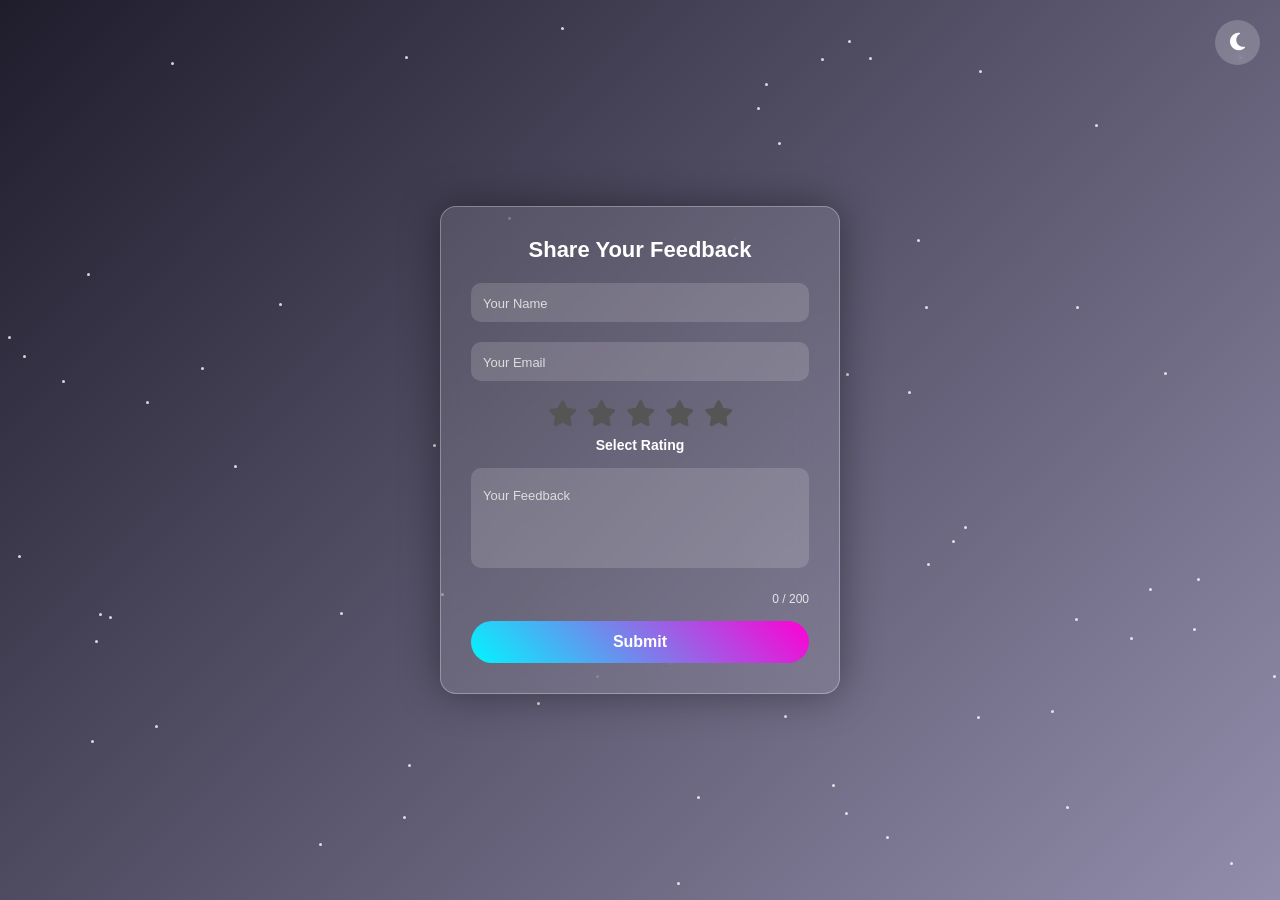
<file: feedback.html>
<!DOCTYPE html>
<html lang="en">
<head>
<meta charset="UTF-8">
<link rel="manifest" href="/manifest.json">
<meta name="theme-color" content="#a29bfe">
<meta name="viewport" content="width=device-width, initial-scale=1.0">
<title>Feedback Form</title>
    <link rel="icon" href="favicon_BB.jpeg" type="image/jpeg">
<link rel="stylesheet" href="https://cdnjs.cloudflare.com/ajax/libs/font-awesome/6.5.0/css/all.min.css">

<style>
/* ================= BASIC RESET ================= */
* { margin: 0; padding: 0; box-sizing: border-box; font-family: 'Poppins', sans-serif; }
body { min-height: 100vh; background: linear-gradient(135deg, #1f1c2c, #928dab); display: flex; align-items: center; justify-content: center; overflow: hidden; color: white; transition: .3s; }
body.dark { background: linear-gradient(135deg, #08060a, #2b2a36); color: #eee; }

/* ================= STARS BACKGROUND ================= */
#stars { position: fixed; inset: 0; pointer-events: none; z-index: 0; }
.star { position: absolute; width: 3px; height: 3px; border-radius: 50%; background: white; opacity: .8; animation: twinkle 3s infinite; }
@keyframes twinkle { 0% { opacity: .2; transform: scale(1) } 50% { opacity: 1; transform: scale(1.8) } 100% { opacity: .2; transform: scale(1) } }

/* ================= TOGGLE DARK MODE ================= */
#toggleMode { position: fixed; top: 20px; right: 20px; width: 45px; height: 45px; border-radius: 50%; border: none; cursor: pointer; background: rgba(255, 255, 255, .2); color: white; font-size: 20px; backdrop-filter: blur(6px); z-index: 10; transition: .3s; }
#toggleMode:hover { transform: scale(1.1); }

/* ================= BACK BUTTON ================= */
.back-btn { position: fixed; top: 20px; left: 20px; font-size: 20px; color: white; z-index: 10; transition: .3s; }
.back-btn:hover { transform: scale(1.1); }

/* ================= FORM CONTAINER ================= */
.container {
  width: 90%;
  max-width: 400px;
  padding: 30px;
  z-index: 2;
  background: rgba(255, 255, 255, .1);
  border-radius: 16px;
  backdrop-filter: blur(20px);
  border: 1px solid rgba(255, 255, 255, .3);
  box-shadow: 0 0 40px rgba(0, 0, 0, .4);
}

h2 { text-align: center; margin-bottom: 20px; font-size: 22px; }

/* ================= INPUT FIELDS ================= */
.input-box { position: relative; margin-bottom: 20px; }
.input-box input, .input-box textarea {
  width: 100%;
  padding: 12px;
  border-radius: 10px;
  border: none;
  background: rgba(255, 255, 255, .15);
  color: white;
  outline: none;
  resize: none;
}
.input-box textarea { height: 100px; }

body.dark .input-box input, body.dark .input-box textarea { background: rgba(255, 255, 255, .05); }

.input-box label {
  position: absolute; top: 50%; left: 12px; transform: translateY(-50%);
  pointer-events: none; color: #ddd; font-size: 13px; transition: .3s;
}

/* Fix Label for Textarea */
.textarea-box label { top: 20px; transform: translateY(0); }

/* Floating Label Animation */
.input-box input:focus + label, .input-box input:valid + label,
.input-box textarea:focus + label, .input-box textarea:valid + label {
  top: -8px; font-size: 11px; color: #10f7ff; transform: translateY(0);
}

/* ================= RATING STARS ================= */
.stars { display: flex; justify-content: center; gap: 10px; font-size: 26px; margin: 10px 0; }
.stars i { color: #555; cursor: pointer; transition: .2s; }
.stars i.active { color: gold; transform: scale(1.2); }
.rating-text { text-align: center; margin-bottom: 15px; font-size: 14px; font-weight: bold; }

/* ================= CHARACTER COUNTER ================= */
.counter { text-align: right; font-size: 12px; opacity: .8; margin-bottom: 15px; }

/* ================= SUBMIT BUTTON ================= */
.submit-btn {
  width: 100%;
  padding: 12px;
  border-radius: 30px;
  border: none;
  background: linear-gradient(45deg, #00f5ff, #ff00d4);
  color: white; font-weight: bold; font-size: 16px;
  cursor: pointer;
  transition: .3s;
}
.submit-btn:hover { transform: scale(1.05); box-shadow: 0 0 15px rgba(0, 245, 255, 0.5); }
.submit-btn:disabled { opacity: 0.6; cursor: not-allowed; }

/* ================= SUCCESS MESSAGE ================= */
.success { display: none; margin-top: 15px; text-align: center; padding: 10px; border-radius: 10px; background: #13c13a; font-weight: bold; }

/* HONEYPOT HIDDEN CLASS */
.visually-hidden { position: absolute; left: -10000px; top: auto; width: 1px; height: 1px; overflow: hidden; }

/* ================= RESPONSIVE ================= */
@media(max-width: 400px) {
  .container { padding: 20px; }
  #toggleMode { width: 40px; height: 40px; }
}
</style>
</head>
<script>
if ('serviceWorker' in navigator) {
  window.addEventListener('load', () => {
    navigator.serviceWorker
      .register('./sw.js')
      .catch(err => console.error('SW registration failed:', err));
  });
}
</script>
<body>

<button id="toggleMode"><i id="modeIcon" class="fa-solid fa-moon"></i></button>

<div id="stars"></div>

<div class="container">
  <h2>Share Your Feedback</h2>

  <form id="feedbackForm">
    <input type="text" id="website_url" name="website_url" class="visually-hidden" autocomplete="off" tabindex="-1">

    <div class="input-box">
      <input type="text" name="name" required>
      <label>Your Name</label>
    </div>
    <div class="input-box">
      <input type="email" name="email" required>
      <label>Your Email</label>
    </div>
    <div class="stars">
      <i class="fa-solid fa-star" data-val="1"></i>
      <i class="fa-solid fa-star" data-val="2"></i>
      <i class="fa-solid fa-star" data-val="3"></i>
      <i class="fa-solid fa-star" data-val="4"></i>
      <i class="fa-solid fa-star" data-val="5"></i>
    </div>
    <div class="rating-text" id="rateText">Select Rating</div>
    
    <div class="input-box textarea-box">
      <textarea name="message" maxlength="200" required></textarea>
      <label>Your Feedback</label>
    </div>
    <div class="counter" id="count">0 / 200</div>
    <button type="submit" class="submit-btn" id="submitBtn">Submit</button>
  </form>

  <div class="success" id="successMsg">✅ Feedback Sent Successfully!</div>
</div>

<script>
/* STARS BACKGROUND */
const box = document.getElementById("stars");
for(let i=0; i<70; i++){
  let s = document.createElement("div");
  s.className = "star";
  s.style.left = Math.random() * 100 + "%";
  s.style.top = Math.random() * 100 + "%";
  s.style.animationDelay = Math.random() * 3 + "s";
  box.appendChild(s);
}

/* RATING STARS */
let rating = 0;
document.querySelectorAll(".stars i").forEach((star, i) => {
  star.onclick = () => {
    rating = i + 1;
    document.querySelectorAll(".stars i").forEach(s => s.classList.remove("active"));
    for(let j=0; j<=i; j++) document.querySelectorAll(".stars i")[j].classList.add("active");
    document.getElementById("rateText").innerText = ["Poor 😞", "Okay 🙂", "Good 😄", "Great 🤩", "Excellent 🔥"][i];
  };
});

/* CHARACTER COUNTER */
const msg = document.querySelector("textarea");
const count = document.getElementById("count");
msg.oninput = () => count.innerText = `${msg.value.length} / 200`;

/* DARK MODE TOGGLE */
const toggleMode = document.getElementById("toggleMode");
const modeIcon = document.getElementById("modeIcon");
toggleMode.onclick = () => {
  document.body.classList.toggle("dark");
  modeIcon.classList.toggle("fa-moon");
  modeIcon.classList.toggle("fa-sun");
};

/* =========================================================
   NEW BACKEND CONNECTION LOGIC
========================================================= */

// YAHAN APNA DEPLOYMENT LINK PASTE KAREIN:
const scriptURL = "https://script.google.com/macros/s/AKfycbx0tIhx_S5tKk1jnQAYXkdVPybuiQVHYjeghu4nTsBYin-7xY4PS0v6ddN-um_K54HX/exec"; 

const successMsg = document.getElementById("successMsg");
const submitBtn = document.getElementById("submitBtn");

// Helper functions for device details
function getBrowserInfo(ua) {
    if (ua.includes("Firefox")) return "Firefox";
    if (ua.includes("Edg")) return "Edge";
    if (ua.includes("Chrome")) return "Chrome";
    if (ua.includes("Safari")) return "Safari";
    return "Other";
}

function getOSInfo(ua) {
    if (ua.includes("Win")) return "Windows";
    if (ua.includes("Mac")) return "MacOS";
    if (ua.includes("X11") || ua.includes("Linux")) return "Linux";
    if (ua.includes("Android")) return "Android";
    if (ua.includes("like Mac")) return "iOS";
    return "Other";
}

function getDeviceType(ua) {
    if (/(tablet|ipad|playbook|silk)|(android(?!.*mobi))/i.test(ua)) return "Tablet";
    if (/Mobile|Android|iP(hone|od)|IEMobile|BlackBerry|Kindle|Silk-Accelerated|(hpw|web)OS|Opera M(obi|ini)/.test(ua)) return "Mobile";
    return "Desktop";
}

async function getLocationData() {
    try {
        const response = await fetch('https://ipapi.co/json/');
        if (!response.ok) throw new Error('Network response was not ok');
        const data = await response.json();
        return { ip: data.ip || "Unknown", country: data.country_name || "Unknown" };
    } catch (error) {
        return { ip: "Unknown", country: "Unknown" };
    }
}

document.getElementById("feedbackForm").addEventListener("submit", async (e) => {
  e.preventDefault();
  
  // Spam check (Honeypot)
  if (document.getElementById("website_url").value !== "") return;

  if(rating === 0){
      alert("Please select rating ⭐");
      return;
  }
  
  submitBtn.innerText = "Submitting...";
  submitBtn.disabled = true;

  try {
    const locationData = await getLocationData();
    const ua = navigator.userAgent;

    // Data package format for Apps Script
    const payload = {
        name: document.querySelector('input[name="name"]').value,
        email: document.querySelector('input[name="email"]').value,
        rating: rating,
        message: document.querySelector('textarea[name="message"]').value,
        ip: locationData.ip,
        country: locationData.country,
        browser: getBrowserInfo(ua),
        os: getOSInfo(ua),
        device: getDeviceType(ua),
        userAgent: ua,
        referrer: document.referrer || "Direct"
    };

    // Sending data via text/plain to avoid CORS issues
    const response = await fetch(scriptURL, {
        method: 'POST',
        headers: { 'Content-Type': 'text/plain;charset=utf-8' },
        body: JSON.stringify(payload)
    });

    const result = await response.json();

    if (result.status === "success") {
        successMsg.innerText = "✅ Feedback Sent Successfully!";
        successMsg.style.background = "#13c13a";
        successMsg.style.display = "block";
        setTimeout(() => successMsg.style.display = "none", 3000);
        
        // Reset Form
        e.target.reset();
        rating = 0;
        document.querySelectorAll(".stars i").forEach(s => s.classList.remove("active"));
        document.getElementById("rateText").innerText = "Select Rating";
        document.getElementById("count").innerText = "0 / 200";
    } else {
        throw new Error("Server returned an error");
    }

  } catch(err) {
    successMsg.innerText = "❌ Submission failed. Try again.";
    successMsg.style.background = "#e74c3c"; // Red color for error
    successMsg.style.display = "block";
    setTimeout(() => successMsg.style.display = "none", 4000);
  } finally {
    submitBtn.innerText = "Submit";
    submitBtn.disabled = false;
  }
});
</script>

</body>
</html>
</file>
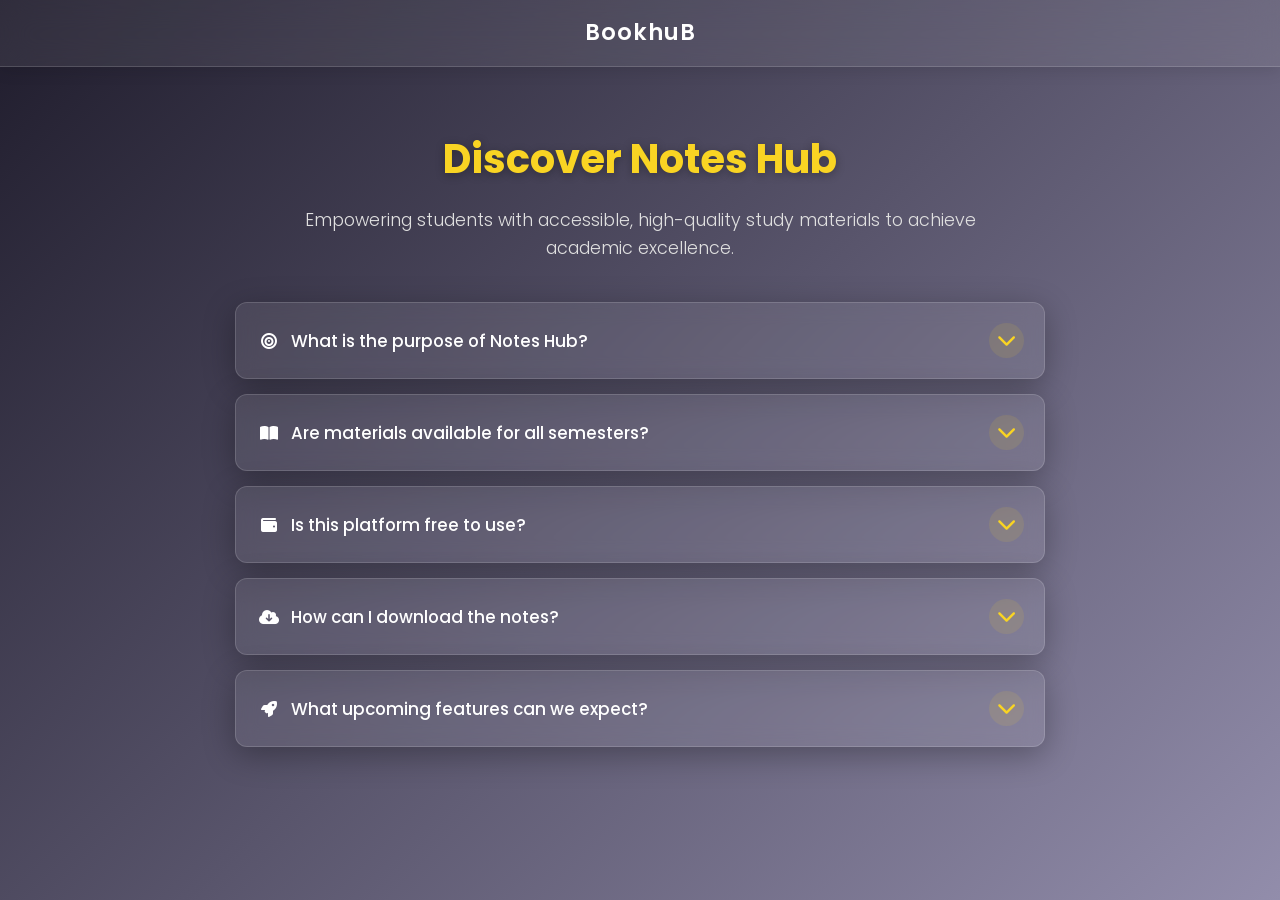
<file: know..html>
<!DOCTYPE html>
<html lang="en">
<head>
    <meta charset="UTF-8">
    <link rel="manifest" href="/manifest.json">
<meta name="theme-color" content="#a29bfe">
    <meta name="viewport" content="width=device-width, initial-scale=1.0">
    <title>Notes Hub | About & FAQ</title>
    
    <!-- Fonts & Icons -->
    <link href="https://fonts.googleapis.com/css2?family=Poppins:wght@300;400;500;600;700&display=swap" rel="stylesheet">
    <link rel="stylesheet" href="https://cdnjs.cloudflare.com/ajax/libs/font-awesome/6.5.0/css/all.min.css">
    <link rel="icon" href="favicon_BB.jpeg" type="image/jpeg">
    <style>
        /* =========================================
   NOTES HUB THEME VARIABLES
   ========================================= */
:root {
    --bg-dark-purple: #1F1C2C;
    --bg-lavender: #928DAB;
    --accent-red: #FF4E50;
    --accent-crimson: #CB1139;
    --highlight-golden: #F9D423;
    
    --text-primary: #FFFFFF;
    --text-secondary: #E0E0E0;
    --text-muted: #BBBBBB;
    
    --glass-bg: rgba(255, 255, 255, 0.08);
    --glass-border: rgba(255, 255, 255, 0.15);
    --glass-hover: rgba(255, 255, 255, 0.12);
    
    --shadow-soft: 0 8px 32px rgba(0, 0, 0, 0.3);
    --shadow-glow: 0 0 15px rgba(249, 212, 35, 0.3);
    
    --grad-bg: linear-gradient(135deg, var(--bg-dark-purple), var(--bg-lavender));
    --grad-accent: linear-gradient(90deg, var(--accent-red), var(--accent-crimson));
}

/* =========================================
   RESET & BASE STYLES
   ========================================= */
* {
    margin: 0;
    padding: 0;
    box-sizing: border-box;
    font-family: 'Poppins', sans-serif;
}

body {
    background: var(--grad-bg);
    background-attachment: fixed;
    color: var(--text-primary);
    min-height: 100vh;
    line-height: 1.6;
}

/* =========================================
   GLASSMORPHISM HEADER
   ========================================= */
.glass-header {
    background: var(--glass-bg);
    backdrop-filter: blur(15px);
    -webkit-backdrop-filter: blur(15px);
    border-bottom: 1px solid var(--glass-border);
    padding: 15px 5%;
    display: flex;
    align-items: center;
    justify-content: center;
    position: sticky;
    top: 0;
    z-index: 100;
    box-shadow: 0 4px 15px rgba(0,0,0,0.1);
}

.logo {
    display: flex;
    align-items: center;
    gap: 12px;
    text-decoration: none;
    color: var(--text-primary);
}

.hero-ball {
    width: 20px;
    height: 20px;
    background: var(--grad-accent);
    border-radius: 50%;
    box-shadow: var(--shadow-glow);
    animation: float 3s ease-in-out infinite;
}

.logo h1 {
    font-size: 1.4rem;
    font-weight: 600;
    letter-spacing: 1px;
}

/* =========================================
   HERO / INTRO SECTION
   ========================================= */
.about-hero {
    text-align: center;
    padding: 60px 20px 20px;
    max-width: 800px;
    margin: 0 auto;
    animation: fadeInDown 0.8s ease;
}

.about-hero h2 {
    font-size: 2.5rem;
    margin-bottom: 15px;
    color: var(--highlight-golden);
    text-shadow: 0 2px 10px rgba(0,0,0,0.3);
}

.about-hero p {
    color: var(--text-secondary);
    font-size: 1.1rem;
    font-weight: 300;
}

/* =========================================
   FAQ SECTION (SMOOTH ACCORDION)
   ========================================= */
.faq-container {
    max-width: 850px;
    margin: 20px auto 60px;
    padding: 0 20px;
}

.faq-item {
    background: var(--glass-bg);
    backdrop-filter: blur(10px);
    border: 1px solid var(--glass-border);
    border-radius: 12px;
    margin-bottom: 15px;
    overflow: hidden;
    transition: all 0.3s ease;
    box-shadow: var(--shadow-soft);
}

.faq-item:hover {
    background: var(--glass-hover);
    transform: translateY(-2px);
    border-color: rgba(249, 212, 35, 0.4);
}

.faq-question {
    width: 100%;
    background: transparent;
    color: var(--text-primary);
    padding: 20px;
    border: none;
    font-size: 1.05rem;
    font-weight: 500;
    text-align: left;
    cursor: pointer;
    display: flex;
    justify-content: space-between;
    align-items: center;
    transition: color 0.3s ease;
}

.faq-question:hover {
    color: var(--highlight-golden);
}

.faq-question span {
    display: flex;
    align-items: center;
}

.faq-question span i {
    background: none;
    color: inherit;
    width: 25px;
    font-size: 1rem;
    margin-right: 10px;
    text-align: center;
}

.faq-question .arrow-icon {
    color: var(--highlight-golden);
    transition: transform 0.4s cubic-bezier(0.4, 0, 0.2, 1);
    font-size: 1.2rem;
    background: rgba(249, 212, 35, 0.1);
    width: 35px;
    height: 35px;
    display: flex;
    align-items: center;
    justify-content: center;
    border-radius: 50%;
}

/* Smooth CSS Grid Animation for Accordion */
.faq-answer-wrapper {
    display: grid;
    grid-template-rows: 0fr;
    transition: grid-template-rows 0.4s cubic-bezier(0.4, 0, 0.2, 1);
}

.faq-answer-inner {
    overflow: hidden;
}

.faq-answer {
    padding: 0 20px 20px 20px;
    color: var(--text-muted);
    font-size: 0.95rem;
    line-height: 1.7;
    border-top: 1px solid transparent;
}

/* Active State Styles */
.faq-item.active {
    background: rgba(255, 255, 255, 0.12);
    border-color: var(--accent-red);
    box-shadow: 0 10px 25px rgba(255, 78, 80, 0.2);
}

.faq-item.active .faq-answer-wrapper {
    grid-template-rows: 1fr;
}

.faq-item.active .faq-question .arrow-icon {
    transform: rotate(180deg);
    background: var(--grad-accent);
    color: #fff;
    box-shadow: 0 0 10px rgba(255, 78, 80, 0.5);
}

.faq-item.active .faq-answer {
    border-top: 1px solid var(--glass-border);
    margin-top: 5px;
    padding-top: 15px;
}

/* =========================================
   ANIMATIONS & RESPONSIVE
   ========================================= */
@keyframes float {
    0% { transform: translateY(0); }
    50% { transform: translateY(-5px); }
    100% { transform: translateY(0); }
}

@keyframes fadeInDown {
    from { opacity: 0; transform: translateY(-20px); }
    to { opacity: 1; transform: translateY(0); }
}

@media (max-width: 600px) {
    .about-hero h2 { font-size: 2rem; }
    .about-hero p { font-size: 1rem; }
    .faq-question { font-size: 0.95rem; padding: 16px; }
    .faq-answer { font-size: 0.9rem; padding: 0 16px 16px; }
}
    </style>
</head>

<script>
if ('serviceWorker' in navigator) {
  window.addEventListener('load', () => {
    navigator.serviceWorker
      .register('./sw.js')
      .catch(err => console.error('SW registration failed:', err));
  });
}
</script>

<body>

    <!-- Glassmorphism Header -->
    <header class="glass-header">
        <a href="index.html" class="logo">
            
            <h1>BookhuB</h1>
        </a>
    </header>

    <!-- Intro Section -->
    <section class="about-hero">
        <h2>Discover Notes Hub</h2>
        <p>Empowering students with accessible, high-quality study materials to achieve academic excellence.</p>
    </section>

    <!-- FAQ Section -->
    <main class="faq-container">
        
        <div class="faq-item">
            <button class="faq-question">
                <span><i class="fa-solid fa-bullseye"></i> What is the purpose of Notes Hub?</span>
                <i class="fas fa-chevron-down arrow-icon"></i>
            </button>
            <div class="faq-answer-wrapper">
                <div class="faq-answer-inner">
                    <p class="faq-answer">Notes Hub is a dedicated platform designed to provide college students with instant, hassle-free access to high-quality study materials, assignments, and previous year question papers.</p>
                </div>
            </div>
        </div>

        <div class="faq-item">
            <button class="faq-question">
                <span><i class="fa-solid fa-book-open"></i> Are materials available for all semesters?</span>
                <i class="fas fa-chevron-down arrow-icon"></i>
            </button>
            <div class="faq-answer-wrapper">
                <div class="faq-answer-inner">
                    <p class="faq-answer">Absolutely! We provide comprehensive study resources across all semesters. Our database is continuously monitored and updated with the latest academic curriculum to ensure you never miss out.</p>
                </div>
            </div>
        </div>

        <div class="faq-item">
            <button class="faq-question">
                <span><i class="fa-solid fa-wallet"></i> Is this platform free to use?</span>
                <i class="fas fa-chevron-down arrow-icon"></i>
            </button>
            <div class="faq-answer-wrapper">
                <div class="faq-answer-inner">
                    <p class="faq-answer">Yes, 100% free! Notes Hub is an educational initiative built by students, for students. There are zero hidden charges, no premium paywalls, and no subscription fees.</p>
                </div>
            </div>
        </div>

        <div class="faq-item">
            <button class="faq-question">
                <span><i class="fa-solid fa-cloud-arrow-down"></i> How can I download the notes?</span>
                <i class="fas fa-chevron-down arrow-icon"></i>
            </button>
            <div class="faq-answer-wrapper">
                <div class="faq-answer-inner">
                    <p class="faq-answer">The process is seamless: Simply select your current semester from the dashboard, choose the desired subject, and click the download icon. No mandatory sign-ups or lengthy forms required.</p>
                </div>
            </div>
        </div>

        <div class="faq-item">
            <button class="faq-question">
                <span><i class="fa-solid fa-rocket"></i> What upcoming features can we expect?</span>
                <i class="fas fa-chevron-down arrow-icon"></i>
            </button>
            <div class="faq-answer-wrapper">
                <div class="faq-answer-inner">
                    <p class="faq-answer">We are actively expanding our ecosystem! In upcoming updates, expect to see interactive academic quizzes, live student discussion forums, coding resources, and personalized CGPA analytics tools.</p>
                </div>
            </div>
        </div>

    </main>
    

    <!-- External JS -->
    <script src="script_about.js"></script>
</body>
</html>
</file>
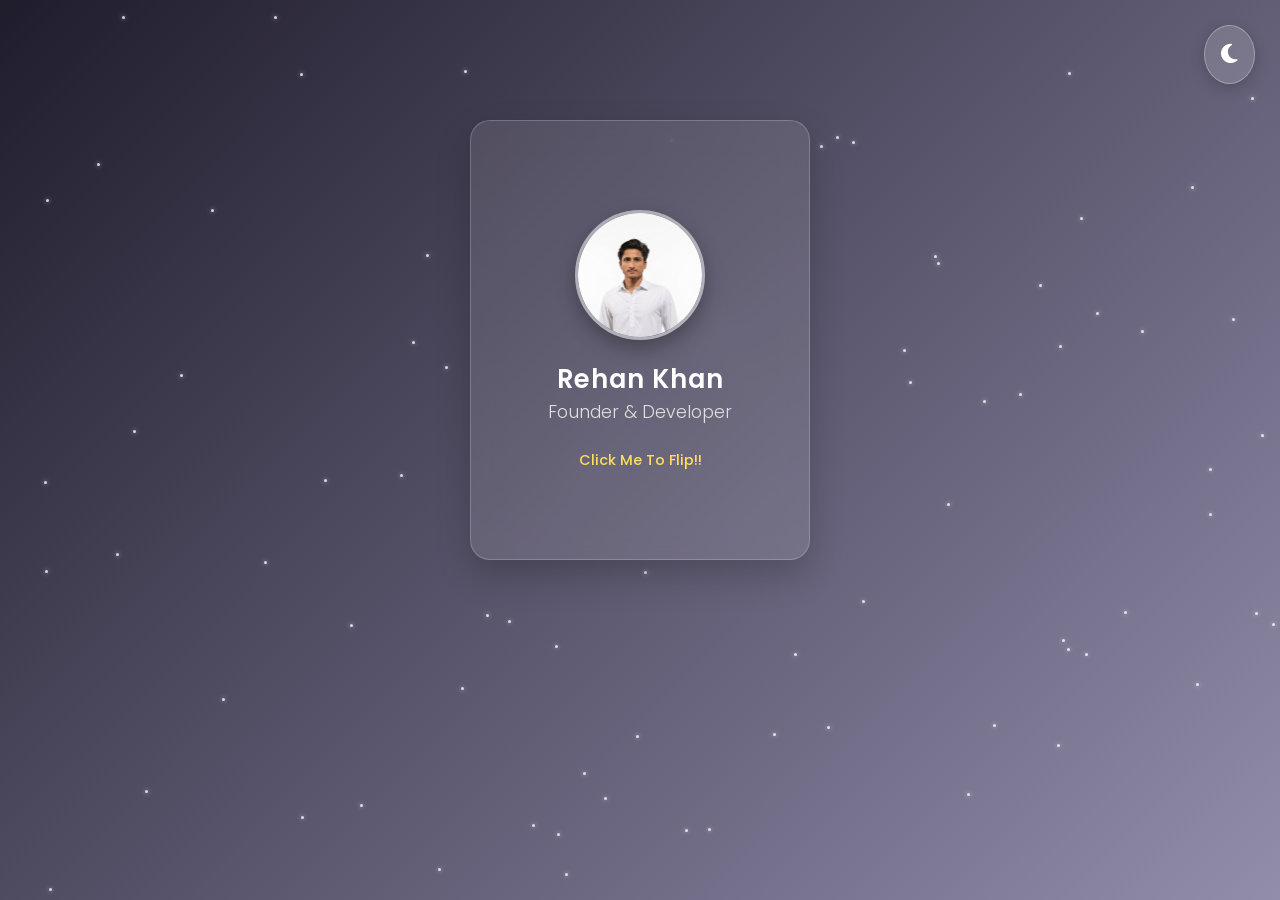
<file: Meet-the-Maker.html>
<!DOCTYPE html>
<html lang="en">
<head>
<meta charset="UTF-8">
<link rel="manifest" href="/manifest.json">
<meta name="theme-color" content="#a29bfe">
<meta name="viewport" content="width=device-width, initial-scale=1.0">

<link rel="stylesheet" href="https://cdnjs.cloudflare.com/ajax/libs/font-awesome/6.5.0/css/all.min.css">
<link href="https://fonts.googleapis.com/css2?family=Poppins:wght@300;400;500;600&display=swap" rel="stylesheet">

<title>Meet the Makers</title>
    <link rel="icon" href="favicon_BB.jpeg" type="image/jpeg">
<style>
/* ================= BASIC RESET ================= */
*{
  margin: 0;
  padding: 0;
  box-sizing: border-box;
  font-family: 'Poppins', sans-serif;
}

/* ================= BODY ================= */
body {
  min-height: 100vh;
  background: linear-gradient(135deg, #1f1c2c, #928dab);
  display: flex;
  flex-direction: column;
  align-items: center;
  overflow-x: hidden;
  transition: background 0.5s ease;
}

/* Dark mode background */
body.dark {
  background: linear-gradient(135deg, #08060a, #2b2a36);
  color: #eee;
}

/* ================= STAR BACKGROUND ================= */
#stars {
  position: fixed;
  inset: 0;
  pointer-events: none;
  z-index: 0;
}

.star {
  position: absolute;
  width: 3px;
  height: 3px;
  background: white;
  border-radius: 50%;
  opacity: .8;
  animation: twinkle 3s infinite;
  box-shadow: 0 0 5px rgba(255, 255, 255, 0.8);
}

@keyframes twinkle {
  0% { opacity: .2; transform: scale(0.8); }
  50% { opacity: 1; transform: scale(1.5); }
  100% { opacity: .2; transform: scale(0.8); }
}

/* ================= TOGGLE DARK MODE ================= */
#toggleMode {
  position: fixed;
  top: 25px;
  right: 25px;
  padding: 12px 16px;
  border-radius: 50%;
  background: rgba(255, 255, 255, 0.15);
  border: 1px solid rgba(255, 255, 255, 0.3);
  backdrop-filter: blur(10px);
  color: white;
  font-size: 22px;
  cursor: pointer;
  z-index: 10;
  transition: all 0.3s ease;
  box-shadow: 0 4px 15px rgba(0, 0, 0, 0.2);
}

#toggleMode:hover {
  background: rgba(255, 255, 255, 0.25);
  transform: scale(1.1);
}

/* ================= TEAM CONTAINER ================= */
.team-container {
  position: relative;
  z-index: 1; 
  width: 100%;
  max-width: 1200px;
  display: flex;
  flex-wrap: wrap;
  justify-content: center;
  gap: 40px;
  padding: 120px 20px 50px;
}

/* ================= CARD ================= */
.card {
  width: 100%;
  max-width: 340px; /* Increased size */
  height: 440px;    /* Fixed height for proper structure */
  perspective: 1000px;
  flex: 1 1 340px;
}

.card-inner {
  width: 100%;
  height: 100%;
  position: relative;
  transform-style: preserve-3d;
  transition: transform 0.8s cubic-bezier(0.175, 0.885, 0.32, 1.275);
  cursor: pointer;
}

.card.flipped .card-inner {
  transform: rotateY(180deg);
}

/* ================= CARD FACES ================= */
.card-front,
.card-back {
  position: absolute;
  inset: 0;
  border-radius: 20px;
  backface-visibility: hidden;
  display: flex;
  flex-direction: column;
  align-items: center;
  justify-content: center;
  padding: 25px;
  color: white;
  background: rgba(255, 255, 255, 0.1);
  backdrop-filter: blur(15px);
  -webkit-backdrop-filter: blur(15px);
  border: 1px solid rgba(255, 255, 255, 0.2);
  box-shadow: 0 15px 35px rgba(0, 0, 0, 0.2);
}

/* Front image */
.card-front img {
  width: 130px;
  height: 130px;
  border-radius: 50%;
  object-fit: cover;
  margin-bottom: 20px;
  transition: transform 0.4s ease;
  border: 3px solid rgba(255, 255, 255, 0.5);
  box-shadow: 0 8px 20px rgba(0, 0, 0, 0.3);
}

/* Image zoom on click */
.card-front img.zoomed {
  transform: scale(1.5);
  z-index: 20;
  box-shadow: 0 15px 40px rgba(0, 0, 0, 0.5);
}

/* Card texts */
.card-front h3 {
  font-size: 1.6em;
  font-weight: 600;
  letter-spacing: 1px;
}

.card-front p {
  font-size: 1.1em;
  font-weight: 300;
  color: #e0e0e0;
}

/* Back side */
.card-back {
  transform: rotateY(180deg);
  text-align: center;
  font-size: 1.05em;
  line-height: 1.6;
  padding: 30px;
}

.card-back p {
  margin-bottom: 20px;
  font-weight: 300;
}

/* Floating text animation */
.p1 {
  margin-top: 25px;
  font-size: 0.9em !important;
  color: #ffde59 !important;
  font-weight: 500 !important;
  animation: float 3s ease-in-out infinite;
}

@keyframes float {
  0% { transform: translateY(0); }
  50% { transform: translateY(-10px); }
  100% { transform: translateY(0); }
}

/* ================= SOCIAL ICONS ================= */
.social-row {
  display: flex;
  justify-content: center;
  gap: 20px;
  margin-top: 15px;
}

.social-row a {
  text-decoration: none;
}

.social-row i {
  font-size: 28px;
  transition: all 0.3s ease;
}

.fa-instagram { color: #e1306c; }
.fa-github { color: #ffffff; }
.fa-linkedin { color: #0077b5; }

.social-row i:hover {
  transform: scale(1.3) translateY(-5px);
  filter: drop-shadow(0px 5px 8px rgba(255,255,255,0.4));
}

/* ================= RESPONSIVE ================= */
@media(max-width: 768px) {
  .team-container { gap: 30px; padding-top: 100px; }
  .card { height: 400px; }
}

@media(max-width: 480px) {
  .card {
    max-width: 90%;
    height: 380px;
  }
  .card-front img {
    width: 110px;
    height: 110px;
  }
  #toggleMode { top: 15px; right: 15px; font-size: 18px; padding: 10px 14px; }
}

@media(max-width: 360px) {
  .card-front h3 { font-size: 1.3em; }
  .card-front p, .card-back { font-size: 0.9em; }
  .card { height: 350px; }
}
</style>
</head>
<script>
if ('serviceWorker' in navigator) {
  window.addEventListener('load', () => {
    navigator.serviceWorker
      .register('./sw.js')
      .catch(err => console.error('SW registration failed:', err));
  });
}
</script>
<body>

<button id="toggleMode" title="Toggle Theme">
  <i id="modeIcon" class="fa-solid fa-moon"></i>
</button>

<div id="stars"></div>

<div class="team-container">

<div class="card">
  <div class="card-inner">
    <div class="card-front">
      <img src="./img/My Photo.png" alt="Rehan Khan" onerror="this.src='https://via.placeholder.com/130'">
      <h3>Rehan Khan</h3>
      <p>Founder & Developer</p>
      <p class="p1">Click Me To Flip!!</p>
    </div>
    <div class="card-back">
      <p>Hello! I'm Rehan Pathan, the creator of this platform. I love web development and building cool things!</p>
      <div class="social-row">
        <a href="https://www.instagram.com/iampathan.0?igsh=aXM2MGczbmh2MGJy" target="_blank"><i class="fab fa-instagram"></i></a>
        <a href="https://github.com/pathanrrkhan007-max" target="_blank"><i class="fab fa-github"></i></a>
        <a href="https://www.linkedin.com/in/rehankhan-pathan-153113339" target="_blank"><i class="fab fa-linkedin"></i></a>
      </div>
    </div>
  </div>
</div>

</div>

<script>
/* ===== Stars generate ===== */
function createStars() {
  const box = document.getElementById("stars");
  for (let i = 0; i < 80; i++) {
    const s = document.createElement("div");
    s.className = "star";
    s.style.left = Math.random() * 100 + "%";
    s.style.top = Math.random() * 100 + "%";
    s.style.animationDelay = Math.random() * 3 + "s";
    box.appendChild(s);
  }
}
createStars();

/* ===== Card flip & image zoom ===== */
document.querySelectorAll(".card").forEach(card => {
  const img = card.querySelector("img");

  img.onclick = e => {
    e.stopPropagation(); // Image pe click hone se card flip nahi hoga
    img.classList.toggle("zoomed");
  };

  card.onclick = () => {
    if (!img.classList.contains("zoomed")) {
      card.classList.toggle("flipped"); // Card flip hoga
    } else {
      img.classList.remove("zoomed"); // Agar zoomed hai aur card pe click kiya, toh zoom hatega
    }
  };
});

/* ===== Dark mode toggle ===== */
const toggleModeBtn = document.getElementById("toggleMode");
const modeIcon = document.getElementById("modeIcon");

toggleModeBtn.onclick = () => {
  document.body.classList.toggle("dark");
  modeIcon.classList.toggle("fa-moon");
  modeIcon.classList.toggle("fa-sun");
};

/* ===== Prevent Default Actions (Bugs Fixed) ===== */
document.onkeydown = function(e) {
  // Disable F12
  if(e.keyCode == 123) {
    e.preventDefault();
    alert("F12 is disabled on this site.");
    return false;
  }
  // Disable Ctrl+Shift+I (Inspect)
  if(e.ctrlKey && e.shiftKey && e.keyCode == 'I'.charCodeAt(0)) {
    e.preventDefault();
    alert("Inspect Element is disabled."); 
    return false;
  }
  // Disable Ctrl+U (View Source)
  if(e.ctrlKey && e.keyCode == 'U'.charCodeAt(0)) {
    e.preventDefault();
    alert("Viewing source code is disabled.");
    return false;
  }
};
</script>

</body>
</html>
</file>
<file: style.css>
/* style.css */
* {
    margin: 0;
    padding: 0;
    box-sizing: border-box;
    font-family: 'Poppins', sans-serif;
    user-select: none;
}

html {
    scroll-behavior: smooth;
    overflow-x: hidden; /* Prevent horizontal scroll bugs */
}

body {
    background: linear-gradient(135deg, #1f1c2c, #928dab);
    color: #fff;
    overflow-x: hidden;
}

/* Body lock class for when mobile menu is open */
body.menu-open {
    overflow: hidden;
}

/* Main Header */
header {
    background: rgba(255,255,255,0.08);
    padding: 15px 18px;
    display: flex;
    position: sticky;
    top: 0;
    justify-content: space-between;
    align-items: center;
    border-bottom: 1px solid rgba(255,255,255,0.2);
    backdrop-filter: blur(15px);
    z-index: 999;
}

#menuBtn {
    font-size: 37px;
    cursor: pointer;
    background: none;
    border: none;
    color: #fff;
    transition: 0.3s ease;
}

#menuBtn:hover {
    transform: scale(1.1);
    color: #f9d423;
}

/* Sidebar Navigation */
.sidebar {
    position: fixed;
    top: 0;
    left: -280px; 
    width: 280px;
    height: 100vh;
    background: rgba(31, 28, 44, 0.95);
    padding-top: 80px;
    transition: left 0.4s cubic-bezier(0.4, 0, 0.2, 1);
    border-right: 1px solid rgba(255, 255, 255, 0.2);
    backdrop-filter: blur(20px);
    box-shadow: 5px 0 15px rgba(0,0,0,0.5);
    z-index: 1000;
    overflow-y: auto;
}

.sidebar.active {
    left: 0; 
}

/* Modern Close Button */
.close-menu {
    position: absolute;
    top: 20px;
    right: 25px;
    background: transparent;
    border: none;
    color: #fff;
    font-size: 30px;
    cursor: pointer;
    transition: transform 0.4s ease, color 0.3s;
}

.close-menu:hover {
    transform: rotate(90deg) scale(1.2);
    color: #ff4e50;
}

.sidebar a {
    display: block;
    padding: 15px 25px;
    color: #fff;
    font-size: 18px;
    text-decoration: none;
    transition: 0.3s;
    border-left: 4px solid transparent;
}

.sidebar a:hover {
    background: rgba(255, 255, 255, 0.1);
    border-left: 4px solid #f9d423;
    transform: translateX(8px);
}

hr {
    border: none;
    border-top: 1px solid rgba(255,255,255,0.2);
    margin: 15px 0;
}
/* ==========================================================================
   QUOTE STRIP STYLING
   ========================================================================== */
.quote-section {
    background-color: var(--primary-color);
    color: #ffffff;
    padding: 35px 24px;
    text-align: center;
}

.educational-quote {
    font-size: 1.35rem;
    font-style: italic;
    max-width: 800px;
    margin: 0 auto;
    font-weight: 300;
}

.quote-inline-icon {
    opacity: 0.3;
    margin-right: 6px;
    font-size: 1.1rem;
}

.educational-quote cite {
    display: block;
    margin-top: 8px;
    font-size: 0.95rem;
    font-weight: 500;
    letter-spacing: 0.5px;
    color: var(--light-blue);
    font-style: normal;
}
/* Header1 section */
.header1 {
    min-height: 100vh;
    display: flex;
    flex-direction: column;
    justify-content: center;
    align-items: center;
    text-align: center;
    position: relative;
    padding: 0 20px;
}

.w {
    font-size: 3rem;
    margin-top: 40px;
    text-shadow: 0 5px 15px rgba(0,0,0,0.4);
}

.hero-main-text {
    font-size: 1.3em;
    margin-bottom: 10px;
    animation: fadeInUp 1.5s ease forwards;
    opacity: 0;
}

.hero-subtext {
    font-size: 1.1em;
    color: #e0e0e0;
    margin-bottom: 30px;
    max-width: 600px;
    line-height: 1.6;
    animation: fadeInUp 1.8s ease forwards;
    opacity: 0;
}

/* Container for Header Buttons */
.header-btns {
    display: flex;
    gap: 20px;
    justify-content: center;
    flex-wrap: wrap;
    z-index: 10;
}

.header1 .cta-btn {
    padding: 14px 35px;
    background: linear-gradient(90deg, #ff4e50, #cb1139);
    border: none;
    border-radius: 30px;
    cursor: pointer;
    font-size: 1.1em;
    font-weight: 600;
    color: #fff;
    box-shadow: 0 8px 20px rgba(255, 78, 80, 0.4);
    transition: 0.4s ease;
    animation: fadeInUp 2s ease forwards;
    opacity: 0;
}

.header1 .cta-btn:hover {
    background: linear-gradient(90deg, #f9d423, #ff4e50);
    color: #fff;
    transform: translateY(-5px);
    box-shadow: 0 12px 25px rgba(249, 212, 35, 0.5);
}

/* Floating shapes */
.shape {
    position: absolute;
    border-radius: 50%;
    opacity: 0.6;
    animation: float 6s ease-in-out infinite;
    z-index: 0;
}

.shape2 {
    width: 80px;
    height: 80px;
    background: #f9d423;
    top: 20%; 
    left: 80%;
    animation-delay: 2s;
}

 
@keyframes fadeInUp {
    0% { opacity: 0; transform: translateY(30px);}
    100% { opacity: 1; transform: translateY(0);}
}

@keyframes float {
    0%, 100% { transform: translateY(0) rotate(0deg);}
    50% { transform: translateY(-25px) rotate(10deg);}
}


.footer{
    background:black;
    border-top:1px solid rgba(255,255,255,.08);
    padding:45px 7% 18px;
    position:relative;
}

.footer::before{
    content:"";
    position:absolute;
    left:0;
    top:0;
    width:100%;
    height:2px;
    background:linear-gradient(90deg,#ff9800,#ff5722,#ff9800);
}

.footer-container{
    display:flex;
    justify-content:space-between;
    align-items:center;
    gap:40px;
    flex-wrap:wrap;
}

.footer-logo h2{
    color:#fff;
    font-size:30px;
    margin-bottom:8px;
}

.footer-logo p{
    color:#aaa;
    font-size:15px;
}

.footer-links{
    display:flex;
    gap:22px;
    flex-wrap:wrap;
}

.footer-links a{
    color:#cfcfcf;
    text-decoration:none;
    transition:.3s;
}

.footer-links a:hover{
    color:#ff9800;
}

.footer-social{
    display:flex;
    gap:15px;
}

.footer-social a{
    width:42px;
    height:42px;
    border-radius:50%;
    background:#1b1f2c;
    color:#fff;
    display:flex;
    justify-content:center;
    align-items:center;
    transition:.3s;
}

.footer-social a:hover{
    background:#ff9800;
    transform:translateY(-5px);
}

.footer-bottom{
    margin-top:28px;
    padding-top:18px;
    border-top:1px solid rgba(255,255,255,.08);
    text-align:center;
    color:#888;
    font-size:14px;
}

/* Back To Top */

#topBtn{
    position:fixed;
    right:25px;
    bottom:25px;
    width:48px;
    height:48px;
    border:none;
    border-radius:50%;
    background:#ff9800;
    color:#fff;
    font-size:18px;
    cursor:pointer;
    display:none;
    z-index:999;
    transition:.3s;
}

#topBtn:hover{
    transform:translateY(-5px);
    box-shadow:0 0 20px rgba(255,152,0,.5);
}

#topBtn.show{
    display:flex;
    align-items:center;
    justify-content:center;
}

@media(max-width:768px){

.footer-container{
flex-direction:column;
text-align:center;
}

.footer-links{
justify-content:center;
}

}








.note {
    font-size: 28px;
    margin-left: 2%;
    animation: floatText 4s ease-in-out infinite;
    text-shadow: 0 2px 10px rgba(0,0,0,0.5);
}

@keyframes floatText {
  0%, 100% { transform: translateY(0); }
  50% { transform: translateY(-5px); }
}

.hlink {
    position: relative;
    display: inline-block;
    font-size: 24px;
    margin-left: 15px;
    text-decoration: none;
    color: #ffffff;
    transition: 0.3s;
}
.hlink:hover { color: #f9d423; transform: scale(1.1); }

/* --- Decorative Balls (Fixed Syntax) --- */
.ball {
    position: absolute;
    width: 130px;
    height: 130px;
    border-radius: 50%;
    box-shadow: 0 8px 25px rgba(0,0,0,0.4);
    transition: all 400ms cubic-bezier(.2,.9,.3,1);
    display: flex;
    justify-content: center;
    align-items: center;
    cursor: pointer;
    z-index: 2;
}

.ball.red { background: linear-gradient(135deg, #ff4e50, #cb1139); top: 10%; left: 10%; }

/* Animated Icon Inside Ball */
.animated-icon {
    font-size: 45px;
    color: #fff;
    animation: premiumPulse 2s infinite alternate, iconFloat 3s ease-in-out infinite;
}

@keyframes premiumPulse {
    0% { filter: drop-shadow(0 0 5px rgba(255, 255, 255, 0.4)); transform: scale(1); }
    100% { filter: drop-shadow(0 0 15px rgba(249, 212, 35, 0.9)); transform: scale(1.1); }
}

@keyframes iconFloat {
    0%, 100% { transform: translateY(0); }
    50% { transform: translateY(-5px); }
}

/* Overlay */
.overlay {
    position: fixed;
    inset: 0;
    background: rgba(0,0,0,0.7);
    backdrop-filter: blur(5px);
    display: none;
    z-index: 30;
}
.overlay.show { display: block; }

/* Active Ball Fixes (Removed rogue */ /* comments) */
.ball.active {
    position: fixed;
    top: 50% !important;
    left: 50% !important;
    transform: translate(-50%, -50%) !important;
    width: 320px !important;
    height: 320px !important;
    box-shadow: 0 30px 80px rgba(0,0,0,0.8);
    z-index: 40;
    cursor: default;
    flex-direction: column;
}

.ball.active .animated-icon {
    margin-bottom: 20px;
    font-size: 60px;
    animation: none; /* Stop floating when opened */
}

/* Message inside the ball */
.ball .msg {
    color: #fff;
    font-weight: 500;
    text-align: center;
    padding: 0 25px;
    opacity: 0;
    transform: translateY(20px);
    transition: all 400ms ease;
    pointer-events: none;
    font-size: 18px;
    line-height: 1.4;
    display: none;
}

.ball.active .msg {
    opacity: 1;
    transform: translateY(0);
    pointer-events: auto;
    display: block;
}

/* Close Hint */
.close-hint {
    position: fixed;
    top: calc(50% + 200px);
    left: 50%;
    transform: translateX(-50%);
    color: #fff;
    font-size: 15px;
    letter-spacing: 1px;
    z-index: 41;
    opacity: 0;
    transition: opacity 0.3s;
    pointer-events: none;
}
.overlay.show + .close-hint { opacity: 1; }

/* Run Bar */
.run-bar {
    width: 100%;
    overflow: hidden;
    background-color:black;
    height: 50px;
    display: flex;
    align-items: center;
}

.run-bar p {
    white-space: nowrap;
    font-size: 16px;
    font-weight: 500;
    padding-left: 100%;
    animation: scrollText 15s linear infinite;
    letter-spacing: 1px;
}

@keyframes scrollText {
    0% { transform: translateX(0); }
    100% { transform: translateX(-100%); }
}

/* Responsive Rules */
@media (max-width: 768px) {
    .w { font-size: 2.2rem; }
    .hero-main-text { font-size: 1.1rem; }
    .header-btns { flex-direction: column; width: 100%; align-items: center; }
    .header1 .cta-btn { width: 80%; }
    .footer-container { flex-direction: column; text-align: center; }
    .footer-column h3::after { left: 25%; }
    .ball.red { top: 12%; left: 5%; width: 100px; height: 100px; }
    .animated-icon { font-size: 35px; }
}

@media (max-width: 480px) {
    .ball.active { width: 280px !important; height: 280px !important; }
    .ball .msg { font-size: 16px; }
}

















 /* =========================================
   Variables & Reset
========================================= */
:root {
    --bg-dark: #050505;
    --card-bg: rgba(20, 20, 20, 0.4);
    --card-border: rgba(255, 255, 255, 0.06);
    --card-hover-border: rgba(255, 255, 255, 0.2);
    --text-primary: rgba(255, 255, 255, 0.95);
    --text-secondary: rgba(255, 255, 255, 0.5);
    
    --accent-glow: rgba(255, 255, 255, 0.05);
    --accent-line: rgba(255, 255, 255, 0.12);
    
    --badge-beginner-bg: rgba(74, 222, 128, 0.1);
    --badge-beginner-color: #4ade80;
    --badge-intermediate-bg: rgba(250, 204, 21, 0.1);
    --badge-intermediate-color: #facc15;
    --badge-advanced-bg: rgba(248, 113, 113, 0.1);
    --badge-advanced-color: #f87171;
    
    --font-main: -apple-system, BlinkMacSystemFont, "Inter", "Segoe UI", Roboto, Helvetica, Arial, sans-serif;
}

* {
    margin: 0;
    padding: 0;
    box-sizing: border-box;
    -webkit-tap-highlight-color: transparent;
}

body {
    background-color: var(--bg-dark);
    color: var(--text-primary);
    font-family: var(--font-main);
    line-height: 1.6;
    overflow-x: hidden;
}

/* =========================================
   Header & Search
========================================= */

.search-container {
    max-width: 400px;
    margin: 0 auto;
    position: relative;
    display: flex;
    align-items: center;
}

.search-icon {
    position: absolute;
    left: 16px;
    width: 18px;
    height: 18px;
    color: var(--text-secondary);
}

#roadmap-search {
    width: 100%;
    background: rgba(255, 255, 255, 0.03);
    border: 1px solid var(--card-border);
    border-radius: 12px;
    padding: 14px 14px 14px 44px;
    color: var(--text-primary);
    font-size: 1rem;
    font-family: inherit;
    outline: none;
    transition: transform 0.3s ease, border-color 0.3s ease, box-shadow 0.3s ease;
}

#roadmap-search:focus {
    border-color: var(--card-hover-border);
    box-shadow: 0 0 0 4px rgba(255, 255, 255, 0.05);
}

/* =========================================
   Roadmap Layout & SVG Lines
========================================= */
.roadmap-container {
    max-width: 1100px;
    margin: 0 auto;
    padding: 40px 20px 100px;
    position: relative;
}

#connection-lines {
    position: absolute;
    top: 0;
    left: 0;
    width: 100%;
    height: 100%;
    pointer-events: none;
    z-index: 0;
}

.connector-line {
    fill: none;
    stroke: var(--accent-line);
    stroke-width: 2px;
    stroke-linecap: round;
    stroke-dasharray: 8 8;
    animation: flowLines 30s linear infinite;
}

@keyframes flowLines {
    to { stroke-dashoffset: -1000; }
}

.level {
    position: relative;
    z-index: 1;
    margin-bottom: 80px;
}

/* =========================================
   Level Header (Nodes)
========================================= */
.level-header {
    display: flex;
    justify-content: center;
    margin-bottom: 40px;
}

.level-node {
    background: rgba(20, 20, 20, 0.8);
    backdrop-filter: blur(12px);
    border: 1px solid var(--card-border);
    padding: 12px 28px;
    border-radius: 100px;
    display: inline-flex;
    align-items: center;
    gap: 12px;
    box-shadow: 0 10px 30px rgba(0, 0, 0, 0.5);
    transition: transform 0.3s cubic-bezier(0.25, 0.8, 0.25, 1), box-shadow 0.3s;
}

.level-node:hover {
    transform: translateY(-2px);
    box-shadow: 0 12px 40px rgba(255, 255, 255, 0.05);
    border-color: var(--card-hover-border);
}

.level-icon {
    font-size: 1.2rem;
}

.level-node h2 {
    font-size: 1.1rem;
    font-weight: 600;
}

.chevron {
    display: none; /* Hidden on Desktop */
    font-size: 0.7rem;
    color: var(--text-secondary);
    transition: transform 0.3s ease;
}

/* =========================================
   Topics Grid & Cards
========================================= */
.level-topics {
    display: grid;
    grid-template-columns: repeat(4, 1fr);
    gap: 20px;
}

.topic-card {
    background: var(--card-bg);
    backdrop-filter: blur(10px);
    border: 1px solid var(--card-border);
    border-radius: 16px;
    padding: 24px;
    text-decoration: none;
    color: inherit;
    position: relative;
    overflow: hidden;
    display: flex;
    flex-direction: column;
    gap: 16px;
    transform: translateZ(0); /* GPU Acceleration */
    transition: transform 0.4s cubic-bezier(0.25, 0.8, 0.25, 1), 
                box-shadow 0.4s cubic-bezier(0.25, 0.8, 0.25, 1), 
                border-color 0.4s ease, 
                opacity 0.4s ease;
}

/* Hover Effects */
.topic-card:hover {
    transform: translateY(-4px) scale(1.02);
    border-color: var(--card-hover-border);
    box-shadow: 0 16px 40px var(--accent-glow);
}

/* Search Dimming */
.topic-card.dimmed {
    opacity: 0.15;
    transform: scale(0.96);
    pointer-events: none;
}
.topic-card.highlight {
    border-color: var(--text-secondary);
    box-shadow: 0 0 20px rgba(255,255,255,0.08);
}

/* Card Content */
.card-header {
    display: flex;
    justify-content: space-between;
    align-items: center;
}

.topic-icon {
    font-size: 1.5rem;
}

.status-indicator {
    width: 14px;
    height: 14px;
    border-radius: 50%;
    border: 2px solid var(--text-secondary);
}

.status-indicator.done { background: #fff; border-color: #fff; }
.status-indicator.progress { background: linear-gradient(90deg, #fff 50%, transparent 50%); border-color: #fff; }
.status-indicator.todo { background: transparent; }

.topic-title {
    font-size: 1.05rem;
    font-weight: 500;
    margin-top: auto;
}

/* Badges */
.badge {
    align-self: flex-start;
    font-size: 0.75rem;
    font-weight: 600;
    padding: 4px 10px;
    border-radius: 6px;
    text-transform: uppercase;
    letter-spacing: 0.05em;
}

.badge.beginner { background: var(--badge-beginner-bg); color: var(--badge-beginner-color); }
.badge.intermediate { background: var(--badge-intermediate-bg); color: var(--badge-intermediate-color); }
.badge.advanced { background: var(--badge-advanced-bg); color: var(--badge-advanced-color); }

/* =========================================
   Ripple Animation Effect
========================================= */
.ripple {
    position: absolute;
    border-radius: 50%;
    transform: scale(0);
    animation: ripple-animation 600ms linear;
    background-color: rgba(255, 255, 255, 0.1);
    pointer-events: none;
}

@keyframes ripple-animation {
    to { transform: scale(4); opacity: 0; }
}

/* =========================================
   Responsive Design
========================================= */

/* Tablet */
@media (max-width: 992px) {
    .level-topics {
        grid-template-columns: repeat(2, 1fr);
        gap: 16px;
    }
}

/* Mobile (Accordion View) */
@media (max-width: 768px) {
    .roadmap-container {
        padding: 20px 16px 80px;
    }
    
    .level {
        margin-bottom: 24px;
    }

    .level-header {
        justify-content: flex-start;
        margin-bottom: 0;
    }

    .level-node {
        width: 100%;
        justify-content: flex-start;
        padding: 16px 20px;
        border-radius: 16px;
        cursor: pointer;
        min-height: 48px; /* Touch target */
    }

    .level-node h2 {
        flex-grow: 1;
        font-size: 1rem;
    }

    .chevron {
        display: block;
    }

    .level.collapsed .chevron {
        transform: rotate(-90deg);
    }

    .level-topics {
        display: flex;
        flex-direction: column;
        grid-template-columns: none;
        gap: 12px;
        padding-top: 12px;
        padding-left: 24px; /* Indent child nodes */
        
        /* Accordion Animation Mechanics */
        max-height: 2000px;
        opacity: 1;
        transform: translateY(0);
        transition: max-height 0.5s cubic-bezier(0.25, 0.8, 0.25, 1), 
                    opacity 0.4s ease, 
                    transform 0.4s ease,
                    padding 0.4s ease;
        overflow: hidden;
    }

    .level.collapsed .level-topics {
        max-height: 0;
        opacity: 0;
        padding-top: 0;
        transform: translateY(-10px);
    }

    .topic-card {
        padding: 16px;
        flex-direction: row;
        align-items: center;
        min-height: 64px; /* Touch target */
    }

    .card-header {
        flex-direction: row-reverse;
        gap: 16px;
    }

    .topic-title {
        margin-top: 0;
        flex-grow: 1;
        font-size: 1rem;
    }

    .badge {
        display: none; /* Simplify mobile view to avoid clutter */
    }
}
</file>
